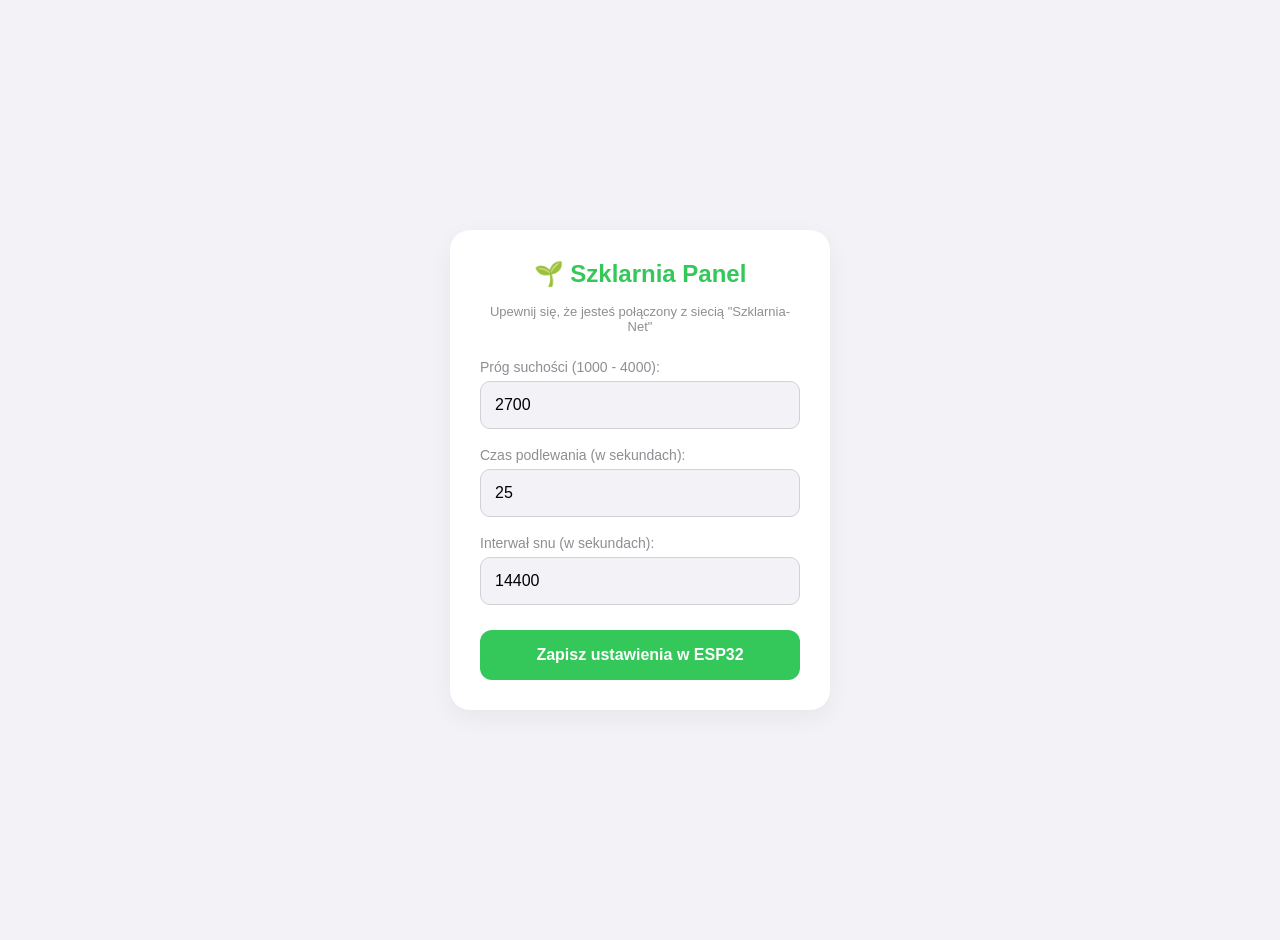
<file: Index.html>
<!DOCTYPE html>
<html lang="pl">
<head>
    <meta charset="UTF-8">
    <meta name="viewport" content="width=device-width, initial-scale=1.0, user-scalable=no">
    <title>Szklarnia Kontrola</title>
    
    <meta name="apple-mobile-web-app-capable" content="yes">
    <meta name="apple-mobile-web-app-status-bar-style" content="black-translucent">
    <meta name="apple-mobile-web-app-title" content="Szklarnia">
    
    <link rel="apple-touch-icon" href="https://raw.githubusercontent.com/tworzenie-ikon/ikona/main/apple-touch-icon.png">

    <style>
        body { font-family: -apple-system, BlinkMacSystemFont, 'Segoe UI', Roboto, Helvetica, Arial, sans-serif; background: #f2f2f7; margin: 0; padding: 20px; display: flex; justify-content: center; align-items: center; min-height: 100vh; }
        .card { background: white; max-width: 380px; width: 100%; padding: 30px; border-radius: 20px; box-shadow: 0 8px 24px rgba(0,0,0,0.05); text-align: center; box-sizing: border-box; }
        h1 { color: #34c759; margin-top: 0; font-size: 24px; font-weight: 700; }
        .btn-save { display: block; width: 100%; padding: 16px; border: none; border-radius: 12px; font-size: 16px; font-weight: 600; background: #34c759; color: white; cursor: pointer; transition: 0.2s; margin-top: 25px; }
        .btn-save:active { background: #248a3d; }
        .form-group { text-align: left; margin-bottom: 18px; }
        label { font-weight: 500; font-size: 14px; color: #8e8e93; display: block; margin-bottom: 6px; }
        input { width: 100%; padding: 14px; border: 1px solid #d1d1d6; border-radius: 10px; box-sizing: border-box; font-size: 16px; background: #f2f2f7; color: #000; }
        input:focus { border-color: #34c759; outline: none; }
    </style>
</head>
<body>

<div class="card">
    <h1>🌱 Szklarnia Panel</h1>
    <p style="font-size: 13px; color: #8e8e93; margin-bottom: 25px;">Upewnij się, że jesteś połączony z siecią "Szklarnia-Net"</p>
    
    <div class="form-group">
        <label>Próg suchości (1000 - 4000):</label>
        <input type="number" id="thInput" value="2700">
    </div>
    
    <div class="form-group">
        <label>Czas podlewania (w sekundach):</label>
        <input type="number" id="timeInput" value="25">
    </div>
    
    <div class="form-group">
        <label>Interwał snu (w sekundach):</label>
        <input type="number" id="sleepInput" value="14400">
    </div>
    
    <button class="btn-save" onclick="zapiszPrzezWiFi()">Zapisz ustawienia w ESP32</button>
</div>

<script>
function zapiszPrzezWiFi() {
    const th = document.getElementById("thInput").value;
    const time = document.getElementById("timeInput").value;
    const sleep = document.getElementById("sleepInput").value;
    
    // Adres IP naszego ESP32 pracującego jako punkt dostępowy
    const esp32_url = `http://192.168.4.1/save?th=${th}&time=${time}&sleep=${sleep}`;
    
    // Wysyłamy dane ukrytym żądaniem sieciowym w tle
    fetch(esp32_url, { mode: 'no-cors' })
    .then(() => {
        alert("🚀 Ustawienia wysłane! ESP32 zapisało konfigurację i wraca do trybu głębokiego snu.");
    })
    .catch((error) => {
        alert("❌ Błąd połączenia! Sprawdź czy na pewno połączyłeś się z Wi-Fi 'Szklarnia-Net'.");
    });
}
</script>
</body>
</html>
</file>
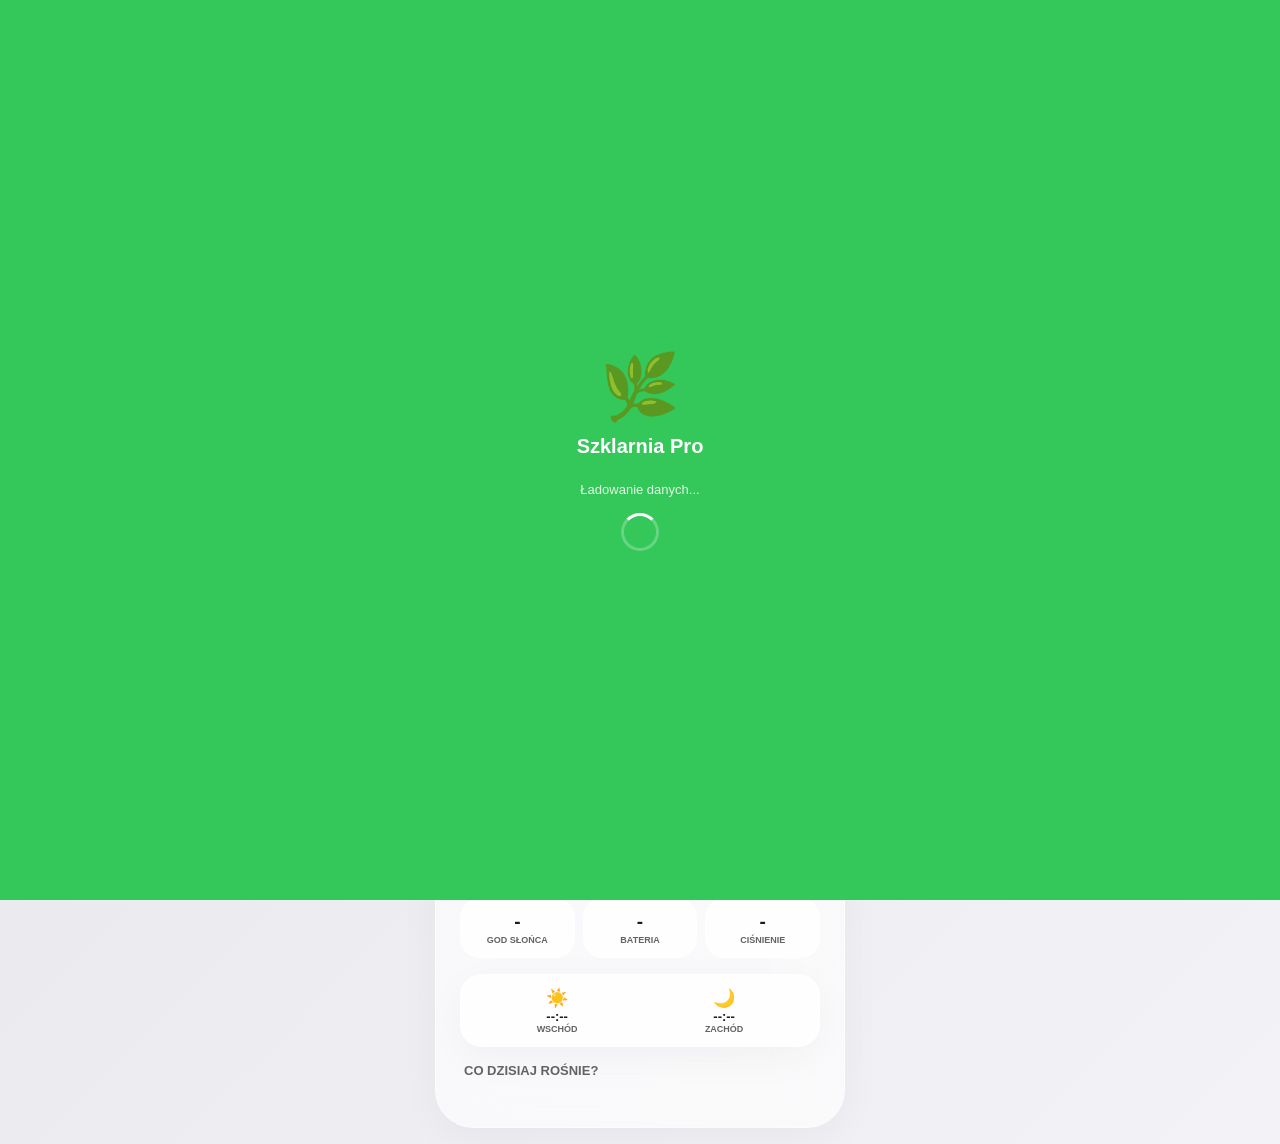
<file: index.html>
<!DOCTYPE html>
<html lang="pl">
<head>
<meta charset="UTF-8">
<meta name="viewport" content="width=device-width, initial-scale=1.0, user-scalable=no, viewport-fit=cover">
<title>Szklarnia Pro</title>
<meta name="apple-mobile-web-app-capable" content="yes">
<meta name="apple-mobile-web-app-status-bar-style" content="black-translucent">
<meta name="apple-mobile-web-app-title" content="Szklarnia">
<meta name="theme-color" content="#34c759">
<link rel="manifest" href="manifest.json">
<link rel="apple-touch-icon" href="apple-touch-icon.png">
<link rel="apple-touch-icon" sizes="192x192" href="icon-192.png">
<style>
:root{--html-bg:#e5e5ea;--bg-gradient:linear-gradient(135deg,#e5e5ea 0%,#f2f2f7 100%);--glass-bg:rgba(255,255,255,0.65);--glass-card:rgba(255,255,255,0.8);--text-main:#1c1c1e;--text-sub:#636366;--accent-green:#34c759;--accent-blue:#007aff;--accent-red:#ff3b30;--accent-orange:#ff9500;--accent-purple:#af52de;--accent-cyan:#32ade6;--border-light:rgba(255,255,255,0.5);--shadow-soft:0 10px 40px rgba(0,0,0,0.04);--input-bg:#fff;--nav-bg:rgba(0,0,0,0.06);--range-bg:rgba(0,0,0,0.05);--profile-sel-bg:rgba(52,199,89,0.05);--card-solid:#ffffff}
:root[data-theme="dark"]{--html-bg:#000;--bg-gradient:linear-gradient(135deg,#000 0%,#1c1c1e 100%);--glass-bg:rgba(28,28,30,0.4);--glass-card:rgba(44,44,46,0.6);--text-main:#fff;--text-sub:#aeaea2;--accent-green:#30d158;--accent-blue:#0a84ff;--accent-red:#ff453a;--accent-orange:#ff9f0a;--accent-purple:#bf5af2;--accent-cyan:#64d2ff;--border-light:rgba(255,255,255,0.05);--shadow-soft:0 10px 40px rgba(0,0,0,0.3);--input-bg:rgba(28,28,30,0.6);--nav-bg:rgba(255,255,255,0.1);--range-bg:rgba(255,255,255,0.1);--profile-sel-bg:rgba(48,209,88,0.15);--card-solid:#2c2c2e}
@media(prefers-color-scheme:dark){:root:not([data-theme="light"]){--html-bg:#000;--bg-gradient:linear-gradient(135deg,#000 0%,#1c1c1e 100%);--glass-bg:rgba(28,28,30,0.4);--glass-card:rgba(44,44,46,0.6);--text-main:#fff;--text-sub:#aeaea2;--accent-green:#30d158;--accent-blue:#0a84ff;--accent-red:#ff453a;--accent-orange:#ff9f0a;--accent-purple:#bf5af2;--accent-cyan:#64d2ff;--border-light:rgba(255,255,255,0.05);--shadow-soft:0 10px 40px rgba(0,0,0,0.3);--input-bg:rgba(28,28,30,0.6);--nav-bg:rgba(255,255,255,0.1);--range-bg:rgba(255,255,255,0.1);--profile-sel-bg:rgba(48,209,88,0.15);--card-solid:#2c2c2e}}
html{background:var(--html-bg);transition:background .3s}
body{font-family:-apple-system,BlinkMacSystemFont,sans-serif;background:var(--bg-gradient);margin:0;padding:16px;display:flex;justify-content:center;align-items:flex-start;min-height:100vh;color:var(--text-main);-webkit-font-smoothing:antialiased;box-sizing:border-box}
.wrapper{width:100%;max-width:410px;margin-top:20px;background:var(--glass-bg);backdrop-filter:blur(30px);-webkit-backdrop-filter:blur(30px);border:1px solid var(--border-light);border-radius:38px;padding:24px;box-shadow:var(--shadow-soft);box-sizing:border-box;position:relative}
.tab-nav{display:flex;background:var(--nav-bg);border-radius:14px;padding:4px;margin-bottom:24px;position:relative;z-index:10;user-select:none;-webkit-user-select:none}
.tab-btn{flex:1;padding:10px;text-align:center;border-radius:10px;font-size:14px;font-weight:600;color:var(--text-sub);cursor:pointer;transition:all .3s}
.tab-btn.active{background:var(--glass-card);color:var(--text-main);box-shadow:0 2px 8px rgba(0,0,0,0.1)}
.tab-content{display:none;animation:fadeIn .4s ease}
.tab-content.active{display:block}
.sub-content{display:none;animation:fadeIn .4s ease}
.sub-content.active{display:block}
@keyframes fadeIn{from{opacity:0;transform:translateY(-5px)}to{opacity:1;transform:translateY(0)}}
.status-hero{text-align:center;padding:10px 0 16px}
.status-icon{font-size:54px;margin-bottom:8px;display:inline-block}
.status-text{font-size:22px;font-weight:800;letter-spacing:-.5px}
.update-badge{display:inline-flex;align-items:center;justify-content:center;gap:6px;margin-top:14px;padding:6px 14px;background:var(--nav-bg);border:.5px solid var(--border-light);border-radius:20px;font-size:11px;font-weight:600;color:var(--text-sub);cursor:pointer}
.conn-dot{width:7px;height:7px;border-radius:50%;background:var(--accent-green);display:inline-block}
.conn-dot.off{background:var(--accent-red)}
.pulse-alert{animation:pulseAlert 1.2s infinite ease-in-out;color:var(--accent-red)}
@keyframes pulseAlert{0%{transform:scale(1);opacity:1}50%{transform:scale(1.15);opacity:.8}100%{transform:scale(1);opacity:1}}
.service-banner{background:var(--accent-orange);color:#fff;text-align:center;padding:10px;border-radius:12px;font-weight:800;font-size:14px;margin-bottom:20px;display:none}
.weather-grid{display:flex;flex-wrap:wrap;gap:8px;margin-bottom:16px}
.weather-card{flex:1 1 calc(33.333% - 8px);min-width:90px;background:var(--glass-card);border:1px solid var(--border-light);border-radius:20px;padding:12px 4px;text-align:center;box-sizing:border-box}
.weather-val{font-size:19px;font-weight:800;margin-bottom:2px;min-height:22px}
.weather-lbl{font-size:9px;color:var(--text-sub);font-weight:700;text-transform:uppercase}
h2{font-size:13px;margin:0 0 10px 4px;color:var(--text-sub);text-transform:uppercase;font-weight:700}
.section-card{background:var(--glass-card);border:1px solid var(--border-light);border-radius:22px;padding:16px;margin-bottom:16px;box-shadow:var(--shadow-soft);box-sizing:border-box}
.profile-container{display:flex;gap:8px;margin-bottom:15px;flex-wrap:wrap}
.profile-btn{flex:1 1 calc(33.333% - 6px);min-width:90px;background:var(--glass-card);border:1px solid var(--border-light);border-radius:16px;padding:14px 4px;font-size:13px;font-weight:600;color:var(--text-main);cursor:pointer;box-sizing:border-box;transition:all .2s}
.profile-btn:active{transform:scale(.95)}
.profile-btn.selected{border-color:var(--accent-green);background:var(--profile-sel-bg)}
.profile-icon{font-size:26px;display:block;margin-bottom:6px}
label{font-weight:600;font-size:14px;display:block;margin-bottom:6px}
input[type=range]{-webkit-appearance:none;width:100%;height:8px;border-radius:5px;background:var(--range-bg);outline:none;margin:12px 0}
input[type=range]::-webkit-slider-thumb{-webkit-appearance:none;appearance:none;width:26px;height:26px;border-radius:50%;background:#fff;box-shadow:0 2px 8px rgba(0,0,0,0.15);cursor:pointer;border:.5px solid rgba(0,0,0,0.04)}
.text-input{width:100%;padding:10px;border-radius:10px;border:1px solid var(--border-light);background:var(--input-bg);color:var(--text-main);font-size:14px;outline:none;box-sizing:border-box;margin-bottom:15px}
.btn-test{display:block;width:100%;padding:12px;border:none;border-radius:18px;font-size:14px;font-weight:700;cursor:pointer;transition:.2s;background:rgba(0,122,255,0.1);color:var(--accent-blue);margin-top:8px}
.ota-tab{background:var(--nav-bg);color:var(--text-sub);cursor:pointer;transition:.2s}
.ota-tab-active{background:var(--accent-orange);color:#fff}
.btn-state-row{display:flex;justify-content:space-between;align-items:center;padding:12px 14px;background:var(--nav-bg);border-radius:14px;margin-bottom:8px;font-size:14px;font-weight:600}
.btn-state{font-size:14px;font-weight:700;transition:.2s}
.btn-test-row{display:flex;justify-content:space-between;align-items:center;padding:11px 0;border-bottom:1px solid var(--border-light);font-size:14px}
.btn-test-row:last-child{border-bottom:none}
.btn-state{padding:4px 14px;border-radius:20px;font-size:12px;font-weight:700;background:var(--nav-bg);color:var(--text-sub);min-width:60px;text-align:center;transition:.15s}
.btn-state.active{background:var(--accent-green);color:#fff;transform:scale(1.05)}
.btn-ota-main{width:100%;padding:16px;border:none;border-radius:20px;font-size:16px;font-weight:800;background:linear-gradient(135deg,#ffb340,var(--accent-orange));color:#fff;cursor:pointer;transition:.2s;box-shadow:0 6px 20px rgba(255,149,0,0.25)}
.btn-ota-main:active{transform:scale(0.98)}
.btn-ota-main:disabled{opacity:0.5;cursor:not-allowed;box-shadow:none}
.btn-test:active{transform:scale(.96)}
.chart-container{position:relative;height:100px;width:100%;margin-bottom:10px;background:rgba(0,0,0,0.02);border-radius:12px;overflow:hidden;padding:5px;box-sizing:border-box}
canvas{display:block;width:100%;height:100%}
.btn-primary{background:var(--accent-blue);color:#fff}
.btn-green{background:var(--accent-green);color:#fff}
/* WODA - 4 koła, spowolnione, pierwsze 70% */
.water-module{background:var(--glass-card);border:1px solid var(--border-light);border-radius:22px;padding:16px;margin-bottom:16px;display:flex;flex-direction:column;gap:12px}
.tank-mask{position:relative;width:100%;height:120px;background:var(--range-bg);border-radius:20px;overflow:hidden;box-shadow:inset 0 4px 10px rgba(0,0,0,0.08);border:1px solid rgba(0,0,0,0.05);isolation:isolate}
#water-height-controller{position:absolute;bottom:-800px;left:50%;width:800px;height:800px;transform:translateX(-50%);transition:bottom 1.5s cubic-bezier(.25,.8,.25,1)}
.wave{position:absolute;width:100%;height:100%;background:linear-gradient(180deg,#5ac8fa 0%,var(--accent-blue) 100%);border-radius:38%;bottom:0;left:0;animation:spinWave 9s linear infinite;opacity:.7}
.wave:nth-child(2){opacity:.5;border-radius:42%;animation-duration:12s;animation-direction:reverse}
.wave:nth-child(3){opacity:.65;border-radius:40%;animation-duration:15s}
.wave:nth-child(4){opacity:.4;border-radius:45%;animation-duration:19s;animation-direction:reverse}
.tank-mask.alert .wave{background:linear-gradient(180deg,#ff6b22 0%,var(--accent-red) 100%)}
@keyframes spinWave{100%{transform:rotate(360deg)}}
.tank-text-overlay{position:absolute;inset:0;display:flex;flex-direction:column;justify-content:center;align-items:center;z-index:10;pointer-events:none;color:var(--text-main);text-shadow:0 2px 10px rgba(255,255,255,0.8)}
/* PASEK WILGOTNOŚCI */
.moist-card{background:var(--glass-card);border:1px solid var(--border-light);border-radius:22px;padding:16px;margin-bottom:16px}
.moist-track{position:relative;height:14px;background:var(--range-bg);border-radius:8px;overflow:hidden;margin-top:10px}
.moist-fill{position:absolute;left:0;top:0;height:100%;border-radius:8px;transition:width .8s cubic-bezier(.34,1.2,.5,1);background:linear-gradient(90deg,#5ac8fa,var(--accent-blue))}
.moist-thresh{position:absolute;top:-3px;width:2px;height:20px;background:var(--accent-orange);z-index:5}
/* PRZYCISK PODLEJ */
.water-now{width:100%;padding:16px;border:none;border-radius:20px;font-size:16px;font-weight:800;background:linear-gradient(135deg,#5ac8fa,var(--accent-blue));color:#fff;cursor:pointer;transition:.2s;box-shadow:0 6px 20px rgba(0,122,255,0.25);margin-bottom:16px}
.water-now:active{transform:scale(.97)}
.water-now:disabled{opacity:.5}
/* NASTĘPNE SPRAWDZENIE */
.next-check{text-align:center;font-size:12px;color:var(--text-sub);font-weight:600;margin:-6px 0 16px}
/* ALARM BANNER */
#alarm-banner{display:none;background:rgba(255,59,48,0.12);border:1px solid var(--accent-red);border-radius:16px;padding:14px;margin-bottom:16px}
/* PROGI ALARMÓW + ZAKRES */
.range-btns{display:flex;gap:6px;background:var(--nav-bg);border-radius:12px;padding:4px;margin-bottom:12px}
.range-btn{flex:1;padding:7px;text-align:center;border-radius:9px;font-size:12px;font-weight:600;color:var(--text-sub);cursor:pointer}
.range-btn.active{background:var(--glass-card);color:var(--text-main)}
/* TOAST POTWIERDZENIA */
#confirm-toast{position:fixed;left:50%;top:40%;transform:translate(-50%,-50%) scale(.8);z-index:7000;background:var(--glass-card);backdrop-filter:blur(20px);border:1px solid var(--border-light);border-radius:24px;padding:24px 32px;display:flex;flex-direction:column;align-items:center;gap:10px;opacity:0;pointer-events:none;transition:all .35s cubic-bezier(.34,1.4,.5,1);box-shadow:0 20px 60px rgba(0,0,0,0.2)}
#confirm-toast.show{opacity:1;transform:translate(-50%,-50%) scale(1)}
.confirm-circle{width:56px;height:56px;border-radius:50%;background:var(--accent-green);display:flex;align-items:center;justify-content:center}
.confirm-check{width:28px;height:14px;border-left:4px solid #fff;border-bottom:4px solid #fff;transform:rotate(-45deg);margin-top:-4px}
.confirm-circle.err{background:var(--accent-red)}
#confirm-text{font-size:15px;font-weight:700;color:var(--text-main)}
/* PULL TO REFRESH */
#ptr{position:absolute;top:8px;left:50%;transform:translateX(-50%);z-index:50;width:30px;height:30px;opacity:0;transition:opacity .2s;pointer-events:none}
#ptr svg{width:100%;height:100%}
.ptr-spin{animation:ptrSpin .8s linear infinite}
@keyframes ptrSpin{to{transform:rotate(360deg)}}
.demo-pill{position:fixed;top:8px;left:50%;transform:translateX(-50%);z-index:8000;background:var(--accent-purple);color:#fff;font-size:11px;font-weight:700;padding:4px 12px;border-radius:20px;display:none}
.profile-modal-bg{display:none;position:fixed;top:0;left:0;right:0;bottom:0;width:100vw;height:100vh;z-index:6000;background:rgba(0,0,0,0.45);backdrop-filter:blur(6px);-webkit-backdrop-filter:blur(6px);align-items:center;justify-content:center;overscroll-behavior:contain;padding:16px;box-sizing:border-box}
body.modal-open{overflow:hidden;touch-action:none}
.profile-modal-bg .section-card{background:var(--card-solid);backdrop-filter:none;-webkit-backdrop-filter:none;box-shadow:0 20px 60px rgba(0,0,0,0.25)}
.hwswitch{position:relative;display:inline-block;width:50px;height:28px;flex-shrink:0}
.hwswitch input{opacity:0;width:0;height:0}
.hwslider{position:absolute;cursor:pointer;inset:0;background:var(--range-bg);border-radius:28px;transition:.3s;border:1px solid var(--border-light)}
.hwslider:before{position:absolute;content:"";height:22px;width:22px;left:3px;bottom:2px;background:#fff;border-radius:50%;transition:.3s;box-shadow:0 2px 4px rgba(0,0,0,0.2)}
.hwswitch input:checked+.hwslider{background:var(--accent-green)}
.hwswitch input:checked+.hwslider:before{transform:translateX(20px)}
.eng-row{display:flex;justify-content:space-between;font-family:monospace;font-size:14px;margin-bottom:8px;border-bottom:1px dashed var(--border-light);padding-bottom:4px;align-items:center}
.kalm-row{margin-bottom:10px}
.kalm-row-lbl{font-size:11px;font-weight:700;margin-bottom:4px}
.kalm-months{display:grid;grid-template-columns:repeat(6,1fr);gap:4px}
.kalm-cell{font-size:10px;text-align:center;padding:6px 0;border-radius:6px;background:var(--nav-bg);cursor:pointer;color:var(--text-sub);transition:.15s}
.kalm-cell.sel{background:var(--accent-green);color:#fff;font-weight:700}
</style>
</head>
<body>
<div id="boot-overlay" style="position:fixed;inset:0;z-index:9999;background:#34c759;display:flex;flex-direction:column;align-items:center;justify-content:center;transition:opacity .5s ease;font-family:-apple-system,sans-serif">
<div style="font-size:64px">&#127807;</div>
<div style="color:#fff;font-size:20px;font-weight:700;margin-top:10px">Szklarnia Pro</div>
<div id="boot-status" style="color:rgba(255,255,255,.85);font-size:13px;margin-top:24px">Uruchamianie...</div>
<div style="width:32px;height:32px;border:3px solid rgba(255,255,255,.25);border-top-color:#fff;border-radius:50%;margin-top:16px;animation:ptrSpin .8s linear infinite"></div>
</div>
<div class="demo-pill" id="demo-pill">TRYB DEMO (bez ESP32)</div>
<div id="confirm-toast"><div class="confirm-circle" id="confirm-circle"><div class="confirm-check"></div></div><div id="confirm-text">Gotowe</div></div>

<div class="wrapper" id="wrapper">
<div id="ptr"><svg viewBox="0 0 24 24" fill="none" stroke="var(--accent-blue)" stroke-width="2.5" stroke-linecap="round"><path d="M21 12a9 9 0 1 1-6.2-8.5"/></svg></div>
<div class="tab-nav">
<div id="btn-pulpit" class="tab-btn active" onclick="zmienZakladke('pulpit')">Pulpit</div>
<div id="btn-ustawienia" class="tab-btn" onclick="zmienZakladke('ustawienia')">⚙️ Ustawienia</div>
</div>
<div id="service-banner" class="service-banner">🛠 TRYB SERWISOWY AKTYWNY</div>

<div id="tab-pulpit" class="tab-content active">
<div id="alarm-banner">
<div style="display:flex;justify-content:space-between;align-items:center">
<div style="font-size:13px;font-weight:700;color:var(--accent-red)">🔔 Zdarzenia pod Twoją nieobecność</div>
<button onclick="oznaczAlarmyPrzeczytane()" style="font-size:11px;padding:4px 10px;border-radius:12px;border:none;background:var(--accent-red);color:#fff;cursor:pointer">Wyczyść</button>
</div>
<div id="alarm-list" style="margin-top:8px"></div>
</div>

<div class="status-hero">
<div id="hero-icon" class="status-icon">🌿</div>
<div id="hero-text" class="status-text" style="color:var(--accent-green)">Wszystko w porządku</div>
<div id="fault-unlock-btn" style="display:none;margin-top:15px"><button class="btn-test" onclick="odblokujPompe()" style="background:var(--accent-red);color:#fff;font-size:16px;padding:14px">🛠 Odblokuj system pomp</button></div>
<div class="update-badge" onclick="pobierzDaneZESP32()" id="update-badge-btn"><span class="conn-dot" id="conn-dot"></span><span id="last-update-text">Łączenie...</span></div>
</div>

<div class="section-card" id="kal-teaser" onclick="otworzKalendarz()" style="cursor:pointer;margin-bottom:16px;border:1px solid var(--border-light)">
<div style="display:flex;align-items:center;gap:14px">
<div id="kal-teaser-icon" style="font-size:30px">🌱</div>
<div style="flex:1;min-width:0"><div style="font-size:10px;color:var(--text-sub);font-weight:700;text-transform:uppercase;letter-spacing:.03em;margin-bottom:1px">Kalendarz biodynamiczny</div><div id="kal-teaser-txt" style="font-size:13px;font-weight:600">Ładowanie...</div></div>
<div style="color:var(--text-sub);font-size:18px">›</div>
</div>
<div id="kal-chips" style="display:none;gap:6px;margin-top:10px;flex-wrap:wrap"></div>
</div>
<div class="water-module" id="ui-water-module">
<div class="weather-lbl" style="text-align:center;margin-bottom:-4px">Woda w zbiorniku</div>
<div class="tank-mask" id="tank-mask">
<div id="water-height-controller"><div class="wave"></div><div class="wave"></div><div class="wave"></div><div class="wave"></div></div>
<div class="tank-text-overlay">
<span id="dash-water-pct" style="font-size:32px;font-weight:800;letter-spacing:-1px">--%</span>
<span id="dash-water-liters" style="font-size:13px;font-weight:700;opacity:.9">-- / -- L</span>
<span id="dash-water-est" style="font-size:10px;font-weight:700;opacity:.75;margin-top:4px">Szacowanie...</span>
</div>
</div>
<button id="btn-reset-water" class="btn-test" onclick="zresetujLicznikWody()" style="background:rgba(0,122,255,0.1);color:var(--accent-blue);width:100%">💦 Zresetuj stan po napełnieniu beczki</button>
</div>

<button class="water-now" id="btn-water-now" onclick="podlejTeraz()">💧 Podlej teraz</button>
<div class="next-check" id="next-check">Następne sprawdzenie za ok. --</div>

<div class="moist-card">
<div style="display:flex;justify-content:space-between;align-items:center">
<div style="font-size:13px;font-weight:700">🌱 Wilgotność gleby</div>
<div id="moist-pct" style="font-size:18px;font-weight:800;color:var(--accent-blue)">--%</div>
</div>
<div class="moist-track"><div class="moist-fill" id="moist-fill" style="width:0%"></div><div class="moist-thresh" id="moist-thresh" style="left:45%"></div></div>
<div style="display:flex;justify-content:space-between;font-size:10px;color:var(--text-sub);margin-top:6px"><span>Sucho</span><span id="moist-info">Próg podlewania: 45%</span><span>Mokro</span></div>
</div>

<div class="weather-grid">
<div class="weather-card" id="ui-bme-temp"><div class="weather-val" id="dash-temp">-</div><div class="weather-lbl">Powietrze</div></div>
<div class="weather-card" id="ui-bme-hum"><div class="weather-val" id="dash-hum">-</div><div class="weather-lbl">Wilgotność</div></div>
<div class="weather-card" id="ui-ds-temp"><div class="weather-val" id="dash-water-temp">-</div><div class="weather-lbl">Temp. Wody</div></div>
<div class="weather-card"><div class="weather-val" id="dash-sun">-</div><div class="weather-lbl">God Słońca</div></div>
<div class="weather-card"><div class="weather-val" id="dash-batt">-</div><div class="weather-lbl">Bateria</div></div>
<div class="weather-card" id="ui-bme-pres"><div class="weather-val" id="dash-pres">-</div><div class="weather-lbl">Ciśnienie</div></div>
</div>
<div class="section-card" id="sun-card" style="display:flex;justify-content:space-around;padding:12px;margin-bottom:16px">
<div style="text-align:center"><div style="font-size:18px">☀️</div><div style="font-size:13px;font-weight:700" id="dash-sunrise">--:--</div><div class="weather-lbl">Wschód</div></div>
<div style="text-align:center"><div style="font-size:18px">🌙</div><div style="font-size:13px;font-weight:700" id="dash-sunset">--:--</div><div class="weather-lbl">Zachód</div></div>
</div>

<div class="section-card" id="forecast-card" style="display:none">
<div style="display:flex;align-items:center;gap:14px">
<div id="forecast-icon" style="font-size:42px">🌤️</div>
<div style="flex:1"><div id="forecast-text" style="font-size:15px;font-weight:700">--</div><div id="forecast-sub" style="font-size:11px;color:var(--text-sub);margin-top:2px">Prognoza z trendu ciśnienia</div></div>
<div id="forecast-trend" style="font-size:13px;font-weight:700;color:var(--text-sub)"></div>
</div>
</div>


<div class="section-card" id="adaptive-card" style="display:none">
<div style="display:flex;justify-content:space-between;align-items:center">
<div><div style="font-size:13px;font-weight:700">🧠 Uczenie się gleby</div><div id="adaptive-status" style="font-size:11px;color:var(--text-sub);margin-top:2px">Zbieranie danych...</div></div>
<div style="text-align:right"><div id="adaptive-rate" style="font-size:20px;font-weight:800;color:var(--accent-blue)">-- %/h</div><div style="font-size:10px;color:var(--text-sub)">tempo wysychania</div></div>
</div>
<div style="margin-top:10px;height:6px;background:var(--range-bg);border-radius:3px;overflow:hidden"><div id="adaptive-bar" style="height:100%;width:0%;background:var(--accent-green);transition:width .5s"></div></div>
</div>

<h2 id="plants-title">Co dzisiaj rośnie?</h2>
<div class="profile-container" id="plants-container"></div>
</div>
<div id="tab-ustawienia" class="tab-content">
<div class="tab-nav" style="margin-bottom:20px">
<div id="btn-sub-ogolne" class="tab-btn active" onclick="zmienPodzakladke('ogolne')">Ogólne</div>
<div id="btn-sub-zaawansowane" class="tab-btn" onclick="zmienPodzakladke('zaawansowane')">Zaawansowane</div>
</div>
<div id="sub-ogolne" class="sub-content active">
<h2>Edycja Profili Upraw</h2>
<div class="section-card">
<select id="edit-profile-select" onchange="wczytajProfilDoEdycji()" style="width:100%;padding:10px;border-radius:10px;border:1px solid var(--border-light);background:var(--input-bg);color:var(--text-main);margin-bottom:15px;font-size:14px;outline:none"></select>
<div style="display:flex;justify-content:space-between;font-size:14px;font-weight:600"><span>Wilgotność aktywacji</span><span id="edit-th-val" style="color:var(--accent-blue)">40%</span></div>
<input type="range" id="edit-th" min="0" max="100" value="40" oninput="document.getElementById('edit-th-val').innerText=this.value+'%'">
<div style="display:flex;justify-content:space-between;font-size:14px;font-weight:600;margin-top:15px"><span>Czas podlewania</span><span id="edit-time-val" style="color:var(--accent-blue)">2 min</span></div>
<input type="range" id="edit-time" min="0.5" max="30" step="0.5" value="2" oninput="document.getElementById('edit-time-val').innerText=this.value+' min'">
<div style="display:flex;justify-content:space-between;font-size:14px;font-weight:600;margin-top:15px"><span>Częstotliwość sprawdzania</span><span id="edit-aggr-val" style="color:var(--accent-blue)">Zbalansowany</span></div>
<input type="range" id="edit-aggr" min="0" max="2" step="1" value="1" oninput="aktualizujEtykieteAgresywnosci(this.value)">
<div id="edit-aggr-desc" style="font-size:11px;color:var(--text-sub);margin-top:6px;line-height:1.4">Jak często system budzi się, by zmierzyć glebę. Częściej = dokładniej, ale większe zużycie baterii. Przy niskim napięciu system i tak automatycznie oszczędza.</div>
<button id="btn-save-profile" class="btn-test" onclick="zapiszEdytowanyProfil()" style="margin-top:20px;width:100%">💾 Zapisz zmiany</button>
<button id="btn-delete-edit-prof" class="btn-test" onclick="usunProfilZEdycji()" style="display:none;margin-top:8px;width:100%;background:rgba(255,59,48,0.1);color:var(--accent-red)">🗑 Usuń tę uprawę</button>
</div>

<h2>🔔 Progi alarmów</h2>
<div class="section-card">
<div style="display:flex;justify-content:space-between;font-size:14px;font-weight:600"><span>Ostrzeż gdy bateria poniżej</span><span id="al-batt-val" style="color:var(--accent-orange)">20%</span></div>
<input type="range" id="al-batt" min="5" max="50" value="20" oninput="document.getElementById('al-batt-val').innerText=this.value+'%';zapiszProgiAlarmow()">
<div style="display:flex;justify-content:space-between;font-size:14px;font-weight:600;margin-top:15px"><span>Alarm gdy temperatura powyżej</span><span id="al-temp-val" style="color:var(--accent-red)">35°C</span></div>
<input type="range" id="al-temp" min="25" max="50" value="35" oninput="document.getElementById('al-temp-val').innerText=this.value+'°C';zapiszProgiAlarmow()">
</div>

<h2>Lokalizacja i Wygląd</h2>
<div class="section-card">
<div class="tab-nav" style="margin-bottom:15px"><div id="loc-in" class="tab-btn active" onclick="ustawLokalizacje(0)">Szklarnia</div><div id="loc-out" class="tab-btn" onclick="ustawLokalizacje(1)">Zewnątrz</div></div>
<div class="tab-nav" style="margin-bottom:0"><div id="theme-light" class="tab-btn" onclick="zmienMotyw('light')">☀️ Jasny</div><div id="theme-auto" class="tab-btn active" onclick="zmienMotyw('auto')">⚙️ Auto</div><div id="theme-dark" class="tab-btn" onclick="zmienMotyw('dark')">🌙 Ciemny</div></div>
</div>

<h2>Parametry Zbiornika</h2>
<div class="section-card">
<label>Pojemność całkowita (L)</label>
<input type="number" id="tank-vol" class="text-input" value="220" onchange="zapiszParametryZbiornika()">
<label>Wydajność pompy (L/min)</label>
<input type="number" id="pump-flow" class="text-input" value="2.0" step="0.1" onchange="zapiszParametryZbiornika()">
</div>

<h2>Zużycie wody</h2>
<div class="section-card">
<div style="display:flex;justify-content:space-around;text-align:center;margin-bottom:14px">
<div><div id="stat-today" style="font-size:22px;font-weight:800;color:var(--accent-blue)">-- L</div><div style="font-size:10px;color:var(--text-sub)">DZIŚ</div></div>
<div><div id="stat-week" style="font-size:22px;font-weight:800;color:var(--accent-blue)">-- L</div><div style="font-size:10px;color:var(--text-sub)">7 DNI</div></div>
<div><div id="stat-avg" style="font-size:22px;font-weight:800;color:var(--accent-blue)">-- L</div><div style="font-size:10px;color:var(--text-sub)">ŚR/DZIEŃ</div></div>
</div>
<div class="chart-container"><canvas id="waterChart"></canvas></div>
<div id="water-anomaly" style="display:none;font-size:12px;padding:8px;border-radius:10px;margin-top:10px;text-align:center"></div>
</div>

<h2>Historia (Wykresy)</h2>
<div class="section-card" style="margin-bottom:20px">
<div class="range-btns">
<div class="range-btn" id="rng-1" onclick="ustawZakres(1)">24h</div>
<div class="range-btn active" id="rng-7" onclick="ustawZakres(7)">7 dni</div>
<div class="range-btn" id="rng-30" onclick="ustawZakres(30)">30 dni</div>
</div>
<div class="weather-lbl" style="margin-bottom:4px">Wilgotność gleby</div>
<div class="chart-container"><canvas id="moistureChart"></canvas></div>
<div class="weather-lbl" style="margin-bottom:4px">Temperatura</div>
<div class="chart-container"><canvas id="tempChart"></canvas></div>
<button class="btn-test btn-green" onclick="eksportujCSV()" style="margin-top:15px;width:100%">📥 Pobierz raport (.csv)</button>
</div>
</div>

<div id="sub-zaawansowane" class="sub-content">
<h2>🛠 Tryb Serwisowy</h2>
<div class="section-card">
<p style="font-size:12px;color:var(--text-sub);margin-top:0">Odświeża dane co 2 sekundy.</p>
<button id="btn-service-mode" class="btn-test" onclick="toggleServiceMode()" style="background:var(--accent-orange);color:#fff;width:100%">Włącz Tryb Serwisowy</button>
</div>
<h2>Stan połączenia</h2>
<div class="section-card">
<div style="display:flex;justify-content:space-between;font-size:13px;margin-bottom:8px"><span style="color:var(--text-sub)">Status:</span><b id="conn-status">--</b></div>
<div style="display:flex;justify-content:space-between;font-size:13px;margin-bottom:8px"><span style="color:var(--text-sub)">Ostatnia synchronizacja:</span><b id="conn-last">--</b></div>
<div style="display:flex;justify-content:space-between;font-size:13px"><span style="color:var(--text-sub)">Wolna pamięć ESP:</span><b id="conn-heap">--</b></div>
</div>
<h2>Menedżer Urządzeń</h2>
<div class="section-card">
<p style="font-size:11px;color:var(--text-sub);margin-top:0;line-height:1.4">Zaznacz sprzęt fizycznie podpięty do ESP.</p>
<div style="display:flex;justify-content:space-between;align-items:center;margin-bottom:12px;font-size:13px;font-weight:600"><span>Poziom wody / ultradźwięki (JSN-SR04T)</span><label class="hwswitch"><input type="checkbox" id="hw-us" onchange="saveHwConfig()"><span class="hwslider"></span></label></div>
<div style="display:flex;justify-content:space-between;align-items:center;margin-bottom:12px;font-size:13px;font-weight:600"><span>Czujnik poziomu wody (XKC-Y26S, zabezp. pompy)</span><label class="hwswitch"><input type="checkbox" id="hw-float" onchange="saveHwConfig()"><span class="hwslider"></span></label></div>
<div style="display:flex;justify-content:space-between;align-items:center;margin-bottom:12px;font-size:13px;font-weight:600"><span>Temp. Wody (DS18B20)</span><label class="hwswitch"><input type="checkbox" id="hw-ds" onchange="saveHwConfig()"><span class="hwslider"></span></label></div>
<div style="display:flex;justify-content:space-between;align-items:center;margin-bottom:12px;font-size:13px;font-weight:600"><span>Pogoda (BME280)</span><label class="hwswitch"><input type="checkbox" id="hw-bme" onchange="saveHwConfig()"><span class="hwslider"></span></label></div>
<div style="display:flex;justify-content:space-between;align-items:center;margin-bottom:12px;font-size:13px;font-weight:600"><span>Czujnik Słońca (Fotorezystor)</span><label class="hwswitch"><input type="checkbox" id="hw-light" onchange="saveHwConfig()"><span class="hwslider"></span></label></div>
<div style="display:flex;justify-content:space-between;align-items:center;font-size:13px;font-weight:600;border-top:1px solid var(--range-bg);padding-top:10px"><span>Wentylacja (PIN 19)</span><label class="hwswitch"><input type="checkbox" id="hw-vent" onchange="saveHwConfig()"><span class="hwslider"></span></label></div>
</div>

<h2>Asystent Kalibracji (Live)</h2>
<div class="section-card">
<h3 style="margin-top:0;font-size:14px">🌱 Wilgotność Gleby</h3>
<div class="eng-row"><span>Odczyt z czujnika:</span><b id="live-soil-val">---</b></div>
<div style="display:flex;gap:8px;margin-top:10px"><button id="btn-soil-dry" class="btn-test" onclick="zapiszGlebe('air')" style="flex:1;background:rgba(255,149,0,0.1);color:var(--accent-orange)">SUCHO</button><button id="btn-soil-wet" class="btn-test" onclick="zapiszGlebe('water')" style="flex:1;background:rgba(0,122,255,0.1);color:var(--accent-blue)">MOKRO</button></div>
<div id="calib-quality" style="font-size:11px;font-weight:600;margin-top:10px;text-align:center"></div>
</div>
<div class="section-card" id="card-calib-us">
<h3 style="margin-top:0;font-size:14px">🛢️ Poziom Wody w Beczce</h3>
<div class="eng-row"><span>Odległość tafli:</span><b id="live-us-val">--- cm</b></div>
<div style="display:flex;gap:8px;margin-top:10px"><button id="btn-water-empty" class="btn-test" onclick="zapiszWode('empty')" style="flex:1;background:rgba(255,59,48,0.1);color:var(--accent-red)">PUSTA</button><button id="btn-water-full" class="btn-test" onclick="zapiszWode('full')" style="flex:1;background:rgba(52,199,89,0.1);color:var(--accent-green)">PEŁNA</button></div>
</div>
<div class="section-card" id="card-calib-ldr">
<h3 style="margin-top:0;font-size:14px">☀️ Światłomierz</h3>
<div class="eng-row"><span>Surowe natężenie:</span><b id="live-light-val">---</b></div>
<button id="btn-calib-light" class="btn-test" onclick="zapiszSwiatlo()" style="margin-top:10px;background:rgba(255,149,0,0.1);color:var(--accent-orange);width:100%">Ustaw jako SŁOŃCE (100%)</button>
</div>
<div class="section-card" id="card-calib-ds">
<h3 style="margin-top:0;font-size:14px">🌡️ Korekta Temperatury Wody</h3>
<div style="display:flex;align-items:center;justify-content:space-between"><span style="font-size:13px">Przesunięcie (np. -1.5):</span><input type="number" id="calib-tOff" value="0.0" step="0.1" style="width:70px;padding:6px;border-radius:8px;border:1px solid var(--border-light);background:var(--input-bg);color:var(--text-main);font-family:monospace;text-align:center"></div>
<button id="btn-calib-toff" class="btn-test" onclick="zapiszKorekteTemp()" style="margin-top:10px;width:100%">💾 Zapisz korektę</button>
</div>

<h2>💧 Czas podlewania (przycisk „Podlej teraz")</h2>
<div class="section-card">
<div style="font-size:13px;color:var(--text-sub);margin-bottom:12px;line-height:1.5">Ile czasu pracuje pompa po naciśnięciu „Podlej teraz" w aplikacji <b>oraz</b> fizycznego przycisku podlewania. To jedno wspólne ustawienie dla obu.</div>
<div style="display:flex;justify-content:space-between;font-size:14px;font-weight:600"><span>Czas pracy pompy</span><span id="manual-time-val" style="color:var(--accent-blue)">2 min 0 s</span></div>
<input type="range" id="manual-time-slider" min="10" max="600" step="5" value="120" oninput="aktualizujManualTimeVal(this.value)" style="width:100%;margin:10px 0">
<button id="btn-save-manual-time" class="btn-test btn-primary" onclick="zapiszCzasPodlewania()" style="width:100%">💾 Zapisz czas podlewania</button>
</div>

<h2>Wydajność Pompy i Test</h2>
<div class="section-card">
<div class="eng-row"><span>Napięcie zasilania:</span><b id="eng-voltage">--- V</b></div>
<div style="font-size:32px;font-weight:800;text-align:center;margin:15px 0;font-variant-numeric:tabular-nums" id="stopwatch-display">00.0s</div>
<button id="btn-stoper" class="btn-test btn-primary" onclick="toggleStoper()" style="padding:16px;font-size:16px;width:100%">⏱ Asystent Kalibracji (1 Litr)</button>
<p id="stoper-result" style="display:none;color:var(--accent-green);text-align:center;font-weight:800;margin-top:15px"></p>
<div style="display:flex;justify-content:space-between;font-size:14px;font-weight:600;margin-top:25px"><span>Szybki Test Pompy</span><span id="testDurationVal" style="color:var(--accent-blue)">15s</span></div>
<input type="range" id="testSlider" min="5" max="60" value="15" oninput="document.getElementById('testDurationVal').innerText=this.value+'s'">
<button id="btn-quick-test" class="btn-test" onclick="uruchomTest()" style="width:100%">🚀 Uruchom Test</button>
<button id="btn-test-relay" class="btn-test" onclick="testPrzekaznika()" style="width:100%;margin-top:8px;background:var(--nav-bg);color:var(--text-main)">🔌 Test samego przekaźnika</button>
<div style="font-size:11px;color:var(--text-sub);margin-top:6px;line-height:1.4">Test przekaźnika 3× kliknie stykami — usłyszysz przełączanie. Nie wymaga wody ani podłączonej pompy.</div>
</div>


<h2>Zimowanie Szklarni</h2>
<div class="section-card">
<button id="btn-wypompuj" class="btn-test" onclick="wypompujWode()" style="background:rgba(0,122,255,0.1);color:var(--accent-blue);margin-bottom:12px;width:100%">❄️ Wypompuj resztki wody z węży</button>
<button id="btn-hibernuj" class="btn-test" onclick="aktywujHibernacje()" style="background:rgba(255,59,48,0.1);color:var(--accent-red);width:100%">💤 Włącz tryb uśpienia na zimę</button>
</div>

<h2>Aktualizacja przez WiFi (OTA)</h2>
<div class="section-card">
<div style="font-size:13px;color:var(--text-sub);margin-bottom:12px;line-height:1.5">Wybierz, co wgrywasz. <b>Firmware</b> to plik <code>.bin</code> z programem. <b>Interfejs</b> to obraz <code>littlefs.bin</code> (wygląd aplikacji).</div>
<div style="display:flex;gap:8px;margin-bottom:12px">
<button id="ota-tab-fw" class="ota-tab ota-tab-active" onclick="ustawTypOTA('fw')" style="flex:1;padding:8px;border-radius:10px;border:none;font-weight:600;font-size:13px">⚙️ Firmware</button>
<button id="ota-tab-fs" class="ota-tab" onclick="ustawTypOTA('fs')" style="flex:1;padding:8px;border-radius:10px;border:none;font-weight:600;font-size:13px">🎨 Interfejs</button>
</div>
<label for="ota-file" id="ota-file-label" style="display:flex;align-items:center;justify-content:center;gap:8px;width:100%;padding:14px;border:2px dashed var(--border-strong,rgba(0,0,0,0.15));border-radius:16px;background:var(--nav-bg);color:var(--text-sub);font-size:14px;font-weight:600;cursor:pointer;transition:.2s;margin-bottom:12px;box-sizing:border-box">📁 <span id="ota-file-name">Wybierz plik .bin</span></label>
<input type="file" id="ota-file" accept=".bin" style="display:none" onchange="document.getElementById('ota-file-name').innerText=this.files[0]?this.files[0].name:'Wybierz plik .bin';document.getElementById('ota-file-label').style.borderColor=this.files[0]?'var(--accent-orange)':'';document.getElementById('ota-file-label').style.color=this.files[0]?'var(--accent-orange)':'';">
<button id="btn-ota" class="btn-ota-main" onclick="wgrywajOTA()">⚡ Wgraj przez WiFi</button>
<div id="ota-progress-container" style="display:none;width:100%;height:8px;background:var(--range-bg);border-radius:4px;margin-top:15px;overflow:hidden"><div id="ota-progress-bar" style="height:100%;width:0%;background:var(--accent-orange);transition:.2s"></div></div>
<div id="ota-status" style="font-size:12px;font-weight:600;text-align:center;margin-top:8px;color:var(--accent-orange)"></div>
<div style="font-size:11px;color:var(--text-sub);margin-top:12px;line-height:1.4">⚠️ Nie odłączaj zasilania podczas wgrywania. Po zakończeniu ESP zrestartuje się sam.</div>
</div>
<h2>🔋 Kalibracja napięcia baterii</h2>
<div class="section-card">
<div class="eng-row"><span>ESP odczytuje teraz:</span><b id="calib-v-now">--- V</b></div>
<label style="margin-top:10px">Zmierz multimetrem i wpisz rzeczywiste napięcie:</label>
<input type="number" id="calib-v-real" class="text-input" placeholder="np. 13.25" step="0.01">
<button class="btn-test" onclick="zapiszKalibracjeNapiecia()" style="width:100%">💾 Zapisz korekcję napięcia</button>
<p style="font-size:11px;color:var(--text-sub);margin:8px 0 0">Koryguje błąd tolerancji rezystorów dzielnika.</p>
</div>

<h2>🧪 Diagnostyka systemu</h2>
<div class="section-card">
<button class="btn-test btn-primary" onclick="uruchomDiagnostyke()" style="width:100%">▶️ Sprawdź wszystko</button>
<div id="diag-results" style="margin-top:12px"></div>
</div>

<h2>🔘 Test przycisków</h2>
<div class="section-card">
<div style="font-size:13px;color:var(--text-sub);margin-bottom:12px;line-height:1.5">Włącz test i naciskaj fizyczne przyciski na płytce — wskaźnik zapali się, gdy przycisk zadziała. Stan odświeża się automatycznie.</div>
<button id="btn-test-buttons" class="btn-test" onclick="przelaczTestPrzyciskow()" style="width:100%">▶️ Włącz test przycisków</button>
<div id="buttons-test-panel" style="display:none;margin-top:14px">
<div class="btn-state-row"><span>⚙️ Przycisk konfiguracji <span style="color:var(--text-sub);font-size:12px">(GPIO13)</span></span><b id="state-btn-config" class="btn-state">— zwolniony</b></div>
<div class="btn-state-row"><span>💧 Przycisk manualny <span style="color:var(--text-sub);font-size:12px">(GPIO14)</span></span><b id="state-btn-manual" class="btn-state">— zwolniony</b></div>
<div style="font-size:11px;color:var(--text-sub);margin-top:10px;line-height:1.4">Wskaźnik aktualizuje się co ~3s. Przytrzymaj przycisk chwilę, by mieć pewność, że zostanie złapany.</div>
</div>
</div>


<h2>🎛️ Test przycisków i pływaka</h2>
<div class="section-card">
<div style="font-size:13px;color:var(--text-sub);margin-bottom:14px;line-height:1.5">Naciśnij fizyczny przycisk na płytce — kontrolka zmieni kolor na zielony. Stan odświeża się automatycznie.</div>
<div class="btn-test-row"><span>🔘 Przycisk konfiguracji (GPIO13)</span><b id="test-btn-config" class="btn-state">—</b></div>
<div class="btn-test-row"><span>🔘 Przycisk manualny (GPIO14)</span><b id="test-btn-manual" class="btn-state">—</b></div>
<div class="btn-test-row"><span>🌊 Czujnik poziomu wody (GPIO23)</span><b id="test-float" class="btn-state">—</b></div>
<div class="btn-test-row"><span>📏 Ultradźwięki - surowy pomiar</span><b id="test-us-raw" class="btn-state">—</b></div>
</div>

<h2>🔄 Reset kalibracji</h2>
<div class="section-card">
<button class="btn-test" onclick="resetKalibracji()" style="background:rgba(255,59,48,0.1);color:var(--accent-red);width:100%">Przywróć ustawienia fabryczne</button>
<p style="font-size:11px;color:var(--text-sub);margin:8px 0 0">Przywraca domyślne wartości kalibracji czujników.</p>
</div>


</div>
</div>
</div>

<div id="profile-modal" class="profile-modal-bg">
<div class="section-card" style="width:90%;max-width:340px;margin:0;max-height:85vh;overflow-y:auto">
<h2 id="modal-title" style="margin-top:0">Nowa uprawa</h2>
<label>Emoji</label>
<div id="emoji-picker" style="display:flex;flex-wrap:wrap;gap:6px;margin-bottom:6px"></div>
<input type="text" id="custom-emoji-input" class="text-input" placeholder="…lub wpisz własne emoji" maxlength="4" style="margin-bottom:12px;text-align:center;font-size:18px" oninput="ustawWlasneEmoji(this.value)">
<label>Nazwa</label>
<input type="text" id="new-prof-name" class="text-input" placeholder="np. Papryka" maxlength="20">
<div style="display:flex;justify-content:space-between;font-size:14px;font-weight:600"><span>Próg wilgotności</span><span id="new-prof-th-val" style="color:var(--accent-blue)">45%</span></div>
<input type="range" id="new-prof-th" min="0" max="100" value="45" oninput="document.getElementById('new-prof-th-val').innerText=this.value+'%'">
<div style="display:flex;justify-content:space-between;font-size:14px;font-weight:600"><span>Czas podlewania</span><span id="new-prof-time-val" style="color:var(--accent-blue)">3 min</span></div>
<input type="range" id="new-prof-time" min="0.5" max="30" step="0.5" value="3" oninput="document.getElementById('new-prof-time-val').innerText=this.value+' min'">
<div style="display:flex;gap:8px;margin-top:16px">
<button class="btn-test" onclick="zamknijModal()" style="flex:1;background:var(--nav-bg);color:var(--text-sub)">Anuluj</button>
<button class="btn-test" id="btn-save-new-prof" onclick="zapiszNowyProfil()" style="flex:1">Zapisz</button>
</div>
<button id="btn-delete-prof" class="btn-test" onclick="usunProfil()" style="display:none;margin-top:8px;background:rgba(255,59,48,0.1);color:var(--accent-red);width:100%">🗑 Usuń uprawę</button>
</div>
</div>
<script>
var IS_DEMO=location.hostname.includes('github.io')||location.hostname.includes('localhost')||location.hostname==='127.0.0.1'||location.protocol==='file:';
var isServiceModeActive=false,lockConfig=false,zakresDni=7,lastDataCache=null,nieobsluzoneAlarmy=[];

function genDemoHistory(){var arr=[],now=Math.floor(Date.now()/1000),m=70;for(var i=120;i>=0;i--){var ts=now-i*21600;m-=Math.random()*8;var a=0,p=0;if(m<45){a=1;p=180;m=75+Math.random()*10;}var hr=new Date(ts*1000).getHours();var t=18+Math.sin(hr/24*Math.PI*2)*8+Math.random()*3;arr.push({ts:ts,m:Math.round(Math.max(20,m)),t:Math.round(t*10),h:Math.round(55+Math.random()*20),v:Math.round((12.8+Math.random()*0.8)*100),a:a,p:p});}return arr;}
var demoHistory=genDemoHistory();
var DEMO_DATA={cfg_th:45,cfg_time:3,cfg_aggr:1,tank_vol:220,pump_flow:2.0,voltage:13.2,batt_warn:0,raw_adc:2100,raw_light:3500,light:85,water_temp:18.5,t_off:0,us_dist:35,us_max:90,us_min:15,sun_hours:6.5,sr:372,ss:1248,air_val:3200,water_val:1500,fault:0,hibernated:0,outdoors:0,survival:0,pump_sec:1200,temp:24.5,air_hum:62,pressure:1013,water:"OK",service_mode:0,free_heap:210000,vent_state:0,drying_rate:2.8,adaptive_ready:5,forecast:4,press_trend:-2.1,next_check_sec:10800,hw:{us:1,ds:1,bme:1,light:1,vent:0},logs:[{moisture:65,v:13.2,t:24.1,h:62,action:"OK"}]};
var DEMO_ALARMS=[{type:8,ts:Math.floor(Date.now()/1000)-86400,ack:0},{type:2,ts:Math.floor(Date.now()/1000)-43200,ack:0}];
var DEMO_PROFILES={pomidory:{name:"Pomidory",icon:"🍅",th:45,time:3,aggr:1,builtin:1},ogorki:{name:"Ogórki",icon:"🥒",th:55,time:4,aggr:1,builtin:1},sadzonki:{name:"Sadzonki",icon:"🌱",th:60,time:1,aggr:2,builtin:1},arbuz:{name:"Arbuz",icon:"🍉",th:50,time:5,aggr:1,builtin:1},borowka:{name:"Borówka",icon:"🫐",th:40,time:2,aggr:0,builtin:1}};
var profileData={};

function haptyka(p){if(navigator.vibrate&&!IS_DEMO)navigator.vibrate(p);}
function liczbaOtwartychModali(){return document.querySelectorAll('.profile-modal-bg.otwarty').length;}
function pokazModal(id){var m=document.getElementById(id);if(!m)return;m.style.display='flex';m.classList.add('otwarty');document.body.classList.add('modal-open');}
function ukryjModal(id){var m=document.getElementById(id);if(!m)return;m.style.display='none';m.classList.remove('otwarty');if(liczbaOtwartychModali()===0)document.body.classList.remove('modal-open');}

function espFetch(url,opts){
  if(IS_DEMO){return new Promise(function(res){setTimeout(function(){
    if(url.indexOf('/data')===0)res({ok:true,json:function(){return Promise.resolve(JSON.parse(JSON.stringify(DEMO_DATA)));}});
    else if(url.indexOf('/getProfiles')===0)res({ok:true,json:function(){return Promise.resolve(DEMO_PROFILES);}});
    else if(url.indexOf('/getHistory')===0)res({ok:true,json:function(){return Promise.resolve(demoHistory);}});
    else if(url.indexOf('/getAlarms')===0)res({ok:true,json:function(){return Promise.resolve(DEMO_ALARMS);}});
    else res({ok:true,text:function(){return Promise.resolve("OK");},json:function(){return Promise.resolve({});}});
  },150);});}
  return fetch(url,opts);
}

// POTWIERDZENIE - animacja zamiast alert
function potwierdz(txt,ok){
  var t=document.getElementById('confirm-toast'),c=document.getElementById('confirm-circle');
  document.getElementById('confirm-text').innerText=txt||'Gotowe';
  c.className='confirm-circle'+(ok===false?' err':'');
  c.innerHTML=ok===false?'<div style="color:#fff;font-size:30px;font-weight:700;line-height:1">!</div>':'<div class="confirm-check"></div>';
  t.classList.add('show');haptyka(ok===false?[60,40,60]:30);
  setTimeout(function(){t.classList.remove('show');},1400);
}

function ustawStanPrzycisku(id,lock,orig,load){load=load||"⏳...";var b=document.getElementById(id);if(!b)return;if(lock){b.dataset.o=b.innerText;b.innerText=load;b.style.opacity=.5;b.style.pointerEvents='none';}else{b.innerText=b.dataset.o||orig;b.style.opacity=1;b.style.pointerEvents='auto';}}

// PROFILE
function wczytajProfileZESP(){return espFetch('/getProfiles',{cache:'no-store'}).then(function(r){return r.json();}).then(function(d){profileData=d;localStorage.setItem('bazaProfili',JSON.stringify(d));renderujPrzyciskiProfili();odswiezListeEdycji();}).catch(function(){var c=localStorage.getItem('bazaProfili');if(c){profileData=JSON.parse(c);renderujPrzyciskiProfili();odswiezListeEdycji();}});}
function zapiszProfileNaESP(){localStorage.setItem('bazaProfili',JSON.stringify(profileData));if(IS_DEMO){DEMO_PROFILES=JSON.parse(JSON.stringify(profileData));return Promise.resolve();}return fetch('/saveProfiles',{method:'POST',headers:{'Content-Type':'application/json'},body:JSON.stringify(profileData)});}
function renderujPrzyciskiProfili(){var c=document.getElementById('plants-container');c.innerHTML='';for(var id in profileData){(function(id){var p=profileData[id];var b=document.createElement('button');b.className='profile-btn';b.id='prof-'+id;b.onclick=function(){aktywujProfil(id);};b.innerHTML='<span class="profile-icon">'+(p.icon||'🌿')+'</span>'+p.name;c.appendChild(b);})(id);}var a=document.createElement('button');a.className='profile-btn';a.style.borderStyle='dashed';a.onclick=otworzDodawanieProfilu;a.innerHTML='<span class="profile-icon">➕</span>Dodaj';c.appendChild(a);}
function odswiezListeEdycji(){var s=document.getElementById('edit-profile-select');if(!s)return;s.innerHTML='';for(var id in profileData){var o=document.createElement('option');o.value=id;o.innerText=(profileData[id].icon||'🌿')+' '+profileData[id].name;s.appendChild(o);}wczytajProfilDoEdycji();}
function aktywujProfil(id){var p=profileData[id];if(!p)return;document.querySelectorAll('.profile-btn').forEach(function(b){b.classList.remove('selected');});var btn=document.getElementById('prof-'+id);if(btn)btn.classList.add('selected');haptyka(15);espFetch('/save?thPct='+p.th+'&timeSec='+(p.time*60)+'&aggr='+p.aggr).then(function(){potwierdz('Aktywowano: '+p.name);if(!IS_DEMO)pobierzDaneZESP32();}).catch(function(){potwierdz('Offline',false);});}
var EMOJI_LIST=['🍅','🥒','🌱','🍉','🫐','🌶️','🥬','🍓','🌽','🥕','🧄','🧅','🍆','🎃','🌻','🌿','🪴','🍇'];
var edytowanyProfilId=null,wybraneEmoji='🌿';
function otworzDodawanieProfilu(){edytowanyProfilId=null;document.getElementById('modal-title').innerText='Nowa uprawa';document.getElementById('new-prof-name').value='';document.getElementById('new-prof-th').value=45;document.getElementById('new-prof-th-val').innerText='45%';document.getElementById('new-prof-time').value=3;document.getElementById('new-prof-time-val').innerText='3 min';document.getElementById('btn-delete-prof').style.display='none';var ci=document.getElementById('custom-emoji-input');if(ci)ci.value='';renderujEmojiPicker('🌿');pokazModal('profile-modal');}
function renderujEmojiPicker(sel){wybraneEmoji=sel;var p=document.getElementById('emoji-picker');p.innerHTML='';EMOJI_LIST.forEach(function(e){var b=document.createElement('button');b.innerText=e;b.style.cssText='font-size:22px;padding:6px;border-radius:10px;border:2px solid '+(e===sel?'var(--accent-green)':'transparent')+';background:var(--nav-bg);cursor:pointer';b.onclick=function(){var ci=document.getElementById('custom-emoji-input');if(ci)ci.value='';renderujEmojiPicker(e);};p.appendChild(b);});}
function ustawWlasneEmoji(v){v=(v||'').trim();if(!v){return;}wybraneEmoji=v;var p=document.getElementById('emoji-picker');if(p)p.querySelectorAll('button').forEach(function(b){b.style.border='2px solid transparent';});}
function zamknijModal(){ukryjModal('profile-modal');}
function zapiszNowyProfil(){var name=document.getElementById('new-prof-name').value.trim();if(!name){potwierdz('Podaj nazwę',false);return;}if(!edytowanyProfilId&&Object.keys(profileData).length>=15){potwierdz('Limit 15 upraw',false);return;}var id=edytowanyProfilId||('custom_'+Date.now());profileData[id]={name:name,icon:wybraneEmoji,th:parseInt(document.getElementById('new-prof-th').value),time:parseFloat(document.getElementById('new-prof-time').value),aggr:1,builtin:0};haptyka(15);ustawStanPrzycisku('btn-save-new-prof',true,'Zapisz');zapiszProfileNaESP().then(function(){renderujPrzyciskiProfili();odswiezListeEdycji();zamknijModal();potwierdz('Zapisano uprawę');}).catch(function(){potwierdz('Zapisano lokalnie',false);}).finally(function(){ustawStanPrzycisku('btn-save-new-prof',false,'Zapisz');});}
function usunProfil(){if(!edytowanyProfilId)return;if(!confirm('Usunąć tę uprawę?'))return;delete profileData[edytowanyProfilId];haptyka([30,30]);zapiszProfileNaESP().then(function(){renderujPrzyciskiProfili();odswiezListeEdycji();zamknijModal();potwierdz('Usunięto');});}
function aktualizujEtykieteAgresywnosci(v){var e=["Oszczędny","Zbalansowany","Częsty"];document.getElementById('edit-aggr-val').innerText=e[v];var opisy=["Budzi się rzadko (co 1,5–12 h). Maksymalna oszczędność baterii, mniej częste pomiary.","Budzi się umiarkowanie (co 1–10 h). Rozsądny kompromis dokładności i zużycia energii.","Budzi się często (co 45 min–8 h). Najdokładniejsze pomiary kosztem większego zużycia baterii."];var d=document.getElementById('edit-aggr-desc');if(d)d.innerText=opisy[v];}
function wczytajProfilDoEdycji(){var id=document.getElementById('edit-profile-select').value;var p=profileData[id];if(!p)return;document.getElementById('edit-th').value=p.th;document.getElementById('edit-th-val').innerText=p.th+'%';document.getElementById('edit-time').value=p.time;document.getElementById('edit-time-val').innerText=p.time+' min';document.getElementById('edit-aggr').value=p.aggr!==undefined?p.aggr:1;aktualizujEtykieteAgresywnosci(document.getElementById('edit-aggr').value);var db=document.getElementById('btn-delete-edit-prof');if(db)db.style.display=(p.builtin?'none':'block');}
function usunProfilZEdycji(){var id=document.getElementById('edit-profile-select').value;var p=profileData[id];if(!p||p.builtin)return;if(!confirm('Usunąć uprawę „'+p.name+'”? Tej operacji nie można cofnąć.'))return;delete profileData[id];haptyka([30,30]);ustawStanPrzycisku('btn-delete-edit-prof',true,'🗑 Usuń tę uprawę','⏳ Usuwanie...');zapiszProfileNaESP().then(function(){renderujPrzyciskiProfili();odswiezListeEdycji();potwierdz('Usunięto: '+p.name);}).catch(function(){potwierdz('Usunięto lokalnie',false);}).finally(function(){ustawStanPrzycisku('btn-delete-edit-prof',false,'🗑 Usuń tę uprawę');});}
function zapiszEdytowanyProfil(){if(lockConfig)return;lockConfig=true;haptyka(15);var id=document.getElementById('edit-profile-select').value;profileData[id].th=parseInt(document.getElementById('edit-th').value);profileData[id].time=parseFloat(document.getElementById('edit-time').value);profileData[id].aggr=parseInt(document.getElementById('edit-aggr').value);ustawStanPrzycisku('btn-save-profile',true,"💾 Zapisz zmiany","⏳ Zapis...");zapiszProfileNaESP().then(function(){return espFetch('/save?thPct='+profileData[id].th+'&timeSec='+(profileData[id].time*60)+'&aggr='+profileData[id].aggr);}).then(function(){renderujPrzyciskiProfili();potwierdz('Zapisano: '+profileData[id].name);}).catch(function(){potwierdz('Offline',false);}).finally(function(){lockConfig=false;ustawStanPrzycisku('btn-save-profile',false,"💾 Zapisz zmiany");});}
function aktualizujManualTimeVal(v){var s=parseInt(v);var min=Math.floor(s/60),sek=s%60;document.getElementById('manual-time-val').innerText=min+' min '+sek+' s';}
function zapiszCzasPodlewania(){if(lockConfig)return;lockConfig=true;haptyka(15);var sec=parseInt(document.getElementById('manual-time-slider').value);var d=lastDataCache||{};var th=(d.cfg_th!==undefined)?d.cfg_th:45;var aggr=(d.cfg_aggr!==undefined)?d.cfg_aggr:1;ustawStanPrzycisku('btn-save-manual-time',true,'💾 Zapisz czas podlewania','⏳ Zapis...');espFetch('/save?thPct='+th+'&timeSec='+sec+'&aggr='+aggr).then(function(r){if(!r.ok)throw 0;potwierdz('Zapisano czas: '+Math.floor(sec/60)+' min '+(sec%60)+' s');if(!IS_DEMO)pobierzDaneZESP32();}).catch(function(){potwierdz('Błąd zapisu',false);}).finally(function(){lockConfig=false;ustawStanPrzycisku('btn-save-manual-time',false,'💾 Zapisz czas podlewania');});}
// PROGI ALARMÓW
function zapiszProgiAlarmow(){var b=document.getElementById('al-batt').value,t=document.getElementById('al-temp').value;localStorage.setItem('progiAlarmow',JSON.stringify({batt:b,temp:t}));}
function wczytajProgiAlarmow(){var c=localStorage.getItem('progiAlarmow');if(c){var p=JSON.parse(c);document.getElementById('al-batt').value=p.batt;document.getElementById('al-batt-val').innerText=p.batt+'%';document.getElementById('al-temp').value=p.temp;document.getElementById('al-temp-val').innerText=p.temp+'°C';}}

// POBIERANIE DANYCH
var lastFetchMs=0;
function pobierzDaneZESP32(){if(Date.now()-lastFetchMs<500)return;lastFetchMs=Date.now();espFetch('/data',{cache:'no-store'}).then(function(r){return r.json();}).then(function(d){lastDataCache=d;localStorage.setItem('lastESPData',JSON.stringify({data:d,timestamp:Date.now()}));renderujDane(d,Date.now(),IS_DEMO);ustawPolaczenie(true,Date.now(),d.free_heap);}).catch(function(){var c=localStorage.getItem('lastESPData');if(c){var p=JSON.parse(c);renderujDane(p.data,p.timestamp,true);}ustawPolaczenie(false);});}

function ustawPolaczenie(ok,ts,heap){
  var dot=document.getElementById('conn-dot');
  if(dot)dot.className='conn-dot'+(ok?'':' off');
  var cs=document.getElementById('conn-status');if(cs)cs.innerText=ok?'Połączono 🟢':'Brak połączenia 🔴';
  var cl=document.getElementById('conn-last');if(cl&&ts)cl.innerText='przed chwilą';
  var ch=document.getElementById('conn-heap');if(ch&&heap)ch.innerText=(heap/1024).toFixed(1)+' KB';
}

function formatMin(m){if(m===undefined||isNaN(m))return'--:--';return String(Math.floor(m/60)).padStart(2,'0')+':'+String(m%60).padStart(2,'0');}
function formatCzas(sec){if(!sec)return'--';var h=Math.floor(sec/3600),m=Math.floor((sec%3600)/60);if(h>0)return h+'h '+(m>0?m+'min':'');return m+' min';}
function obliczWilgotnosc(d){if(d.raw_adc===undefined||d.air_val===undefined||d.water_val===undefined){if(d.logs&&d.logs.length)return d.logs[d.logs.length-1].moisture;return null;}var pct=(d.raw_adc-d.air_val)/(d.water_val-d.air_val)*100;return Math.max(0,Math.min(100,Math.round(pct)));}

var ALARM_HERO={2:{icon:'⚠️',txt:'Wystąpił pusty zbiornik',k:'var(--accent-orange)'},6:{icon:'🔥',txt:'Wystąpiła awaria pompy',k:'var(--accent-red)'},8:{icon:'🔋',txt:'Wystąpiła słaba bateria',k:'var(--accent-orange)'}};
function aktualizujStatusHero(d){
  var hI=document.getElementById("hero-icon"),hT=document.getElementById("hero-text"),uB=document.getElementById("fault-unlock-btn"),pC=document.getElementById("plants-container"),pT=document.getElementById("plants-title");
  uB.style.display="none";pC.style.display="flex";pT.style.display="block";hI.classList.remove("pulse-alert");
  var progi=JSON.parse(localStorage.getItem('progiAlarmow')||'{"batt":20,"temp":35}');
  var battPct=d.voltage?Math.max(0,Math.min(100,Math.round(((d.voltage-11.5)/2.1)*100))):100;
  // 1) Stan BIEŻĄCY ma najwyższy priorytet
  if(d.fault===1){hI.innerText="🔥";hI.classList.add("pulse-alert");hT.innerText="AWARIA POMPY!";hT.style.color="var(--accent-red)";uB.style.display="block";pC.style.display="none";pT.style.display="none";return;}
  if(d.water==="EMPTY"&&!(d.hw&&d.hw.us===0)){hI.innerText="⚠️";hI.classList.add("pulse-alert");hT.innerText="Dolej wody do beczki!";hT.style.color="var(--accent-red)";return;}
  if(battPct<progi.batt&&d.batt_present!==0){hI.innerText="🔋";hI.classList.add("pulse-alert");hT.innerText="Niski poziom baterii";hT.style.color="var(--accent-orange)";return;}
  if(d.temp!==undefined&&d.temp>progi.temp){hI.innerText="🌡️";hI.classList.add("pulse-alert");hT.innerText="Wysoka temperatura";hT.style.color="var(--accent-orange)";return;}
  // 2) Stan bieżący OK, ale są NIEOBSŁUŻONE zdarzenia z przeszłości
  if(nieobsluzoneAlarmy&&nieobsluzoneAlarmy.length>0){
    var najwazniejszy=nieobsluzoneAlarmy.slice().sort(function(a,b){var rank={6:3,2:2,8:1};return (rank[b.type]||0)-(rank[a.type]||0);})[0];
    var info=ALARM_HERO[najwazniejszy.type]||{icon:'🔔',txt:'Wystąpiło zdarzenie',k:'var(--accent-orange)'};
    hI.innerText=info.icon;
    hT.innerText=(nieobsluzoneAlarmy.length>1?'Zdarzenia pod nieobecność ('+nieobsluzoneAlarmy.length+')':info.txt);
    hT.style.color=info.k;
    return;
  }
  // 3) Wszystko czyste
  hI.innerText="🌿";hT.innerText="Wszystko w porządku";hT.style.color="var(--accent-green)";
}
function renderujDane(d,timestamp,demo){
  aktualizujStanPrzyciskow(d);
  // synchronizuj suwak czasu podlewania z ESP (gdy użytkownik go nie dotyka)
  if(d.cfg_time!==undefined){var sl=document.getElementById('manual-time-slider');if(sl&&document.activeElement!==sl){var s=Math.round(d.cfg_time*60);sl.value=s;aktualizujManualTimeVal(s);}}
  document.getElementById("dash-temp").innerText=(d.temp!==undefined)?d.temp.toFixed(1)+"°":"-";
  document.getElementById("dash-hum").innerText=(d.air_hum!==undefined)?d.air_hum.toFixed(0)+"%":"-";
  document.getElementById("dash-pres").innerText=(d.pressure>0)?d.pressure.toFixed(0)+" hPa":"-";
  document.getElementById("dash-water-temp").innerText=(d.water_temp>0)?d.water_temp.toFixed(1)+"°":"-";
  document.getElementById("dash-sun").innerText=(d.sun_hours!==undefined)?d.sun_hours+" h":"-";
  document.getElementById("dash-sunrise").innerText=formatMin(d.sr);
  document.getElementById("dash-sunset").innerText=formatMin(d.ss);

  if(d.batt_present===0){document.getElementById("dash-batt").innerText="USB";}
  else if(d.voltage){var bp=Math.max(0,Math.min(100,Math.round(((d.voltage-11.5)/2.1)*100)));document.getElementById("dash-batt").innerText=bp+"%";}

  // Test przycisków na żywo
  if(d.btn_config!==undefined){var bc=document.getElementById('test-btn-config');if(bc){bc.innerText=d.btn_config?'WCIŚNIĘTY':'zwolniony';bc.classList.toggle('active',d.btn_config===1);}}
  if(d.btn_manual!==undefined){var bm=document.getElementById('test-btn-manual');if(bm){bm.innerText=d.btn_manual?'WCIŚNIĘTY':'zwolniony';bm.classList.toggle('active',d.btn_manual===1);}}
  if(d.float_raw!==undefined){var fl=document.getElementById('test-float');if(fl){var pusty=d.float_raw===1;fl.innerHTML=(pusty?'PUSTY':'jest woda')+' <span style="color:var(--text-sub);font-size:11px;font-weight:400">(pin '+(d.float_raw===1?'HIGH':'LOW')+')</span>';fl.classList.toggle('active',!pusty);}}
  if(d.us_dist!==undefined){var us=document.getElementById('test-us-raw');if(us){if(d.us_dist>0&&d.us_dist<400){us.innerHTML=d.us_dist+' cm <span style="color:var(--text-sub);font-size:11px;font-weight:400">(echo OK)</span>';us.classList.add('active');}else{us.innerHTML='brak echa <span style="color:var(--text-sub);font-size:11px;font-weight:400">(0 cm)</span>';us.classList.remove('active');}}}

  // WILGOTNOŚĆ GLEBY (pasek)
  var moist=obliczWilgotnosc(d);
  // Wykrycie odłączonego czujnika gleby: surowy ADC skrajnie niski/wysoki = pływający pin
  var glebaOdlaczona=(d.raw_adc!==undefined&&(d.raw_adc<100||d.raw_adc>4000));
  if(glebaOdlaczona){
    document.getElementById('moist-pct').innerText='—';
    document.getElementById('moist-fill').style.width='0%';
    document.getElementById('moist-info').innerText='Czujnik gleby niepodłączony';
  } else if(moist!==null){
    document.getElementById('moist-pct').innerText=moist+'%';
    document.getElementById('moist-fill').style.width=moist+'%';
    var th=d.cfg_th||45;
    document.getElementById('moist-thresh').style.left=th+'%';
    document.getElementById('moist-info').innerText='Próg podlewania: '+th+'%';
    document.getElementById('moist-fill').style.background=moist<th?'linear-gradient(90deg,#ff9f0a,#ff6b22)':'linear-gradient(90deg,#5ac8fa,var(--accent-blue))';
  }

  // NASTĘPNE SPRAWDZENIE
  if(d.next_check_sec!==undefined)document.getElementById('next-check').innerText='Następne sprawdzenie za ok. '+formatCzas(d.next_check_sec);

  // WODA
  if(d.hw&&d.hw.us===0){
    // czujnik ultradźwiękowy wyłączony w menedżerze - nie pokazuj mylącego procentu
    document.getElementById("dash-water-pct").innerText="—";
    document.getElementById("dash-water-liters").innerText="brak czujnika";
    document.getElementById("dash-water-est").innerText="czujnik poziomu wyłączony";
    document.getElementById("dash-water-pct").style.color="var(--text-sub)";
  } else if(d.us_dist!==undefined&&d.us_max&&d.us_min){
    var pct=Math.max(0,Math.min(100,Math.round(100-(((d.us_dist-d.us_min)/(d.us_max-d.us_min))*100))));
    var liters=(pct/100)*(d.tank_vol||220);
    document.getElementById("water-height-controller").style.bottom=(-800+(120*(pct/100)))+"px";
    document.getElementById("dash-water-pct").innerText=pct+"%";
    document.getElementById("dash-water-liters").innerText=Math.round(liters)+" / "+(d.tank_vol||220)+" L";
    var days=Math.floor(liters/12);
    document.getElementById("dash-water-est").innerText=days>14?"Zapas na ponad 2 tyg.":"Wystarczy na ok. "+days+" dni";
    document.getElementById("dash-water-pct").style.color=pct<=15?"var(--accent-red)":"var(--text-main)";
    pct<=15?document.getElementById("tank-mask").classList.add("alert"):document.getElementById("tank-mask").classList.remove("alert");
  }

  // STATUS HERO
  aktualizujStatusHero(d);

  document.getElementById("last-update-text").innerText=(demo?"Demo":"Połączono");

  // ADAPTACYJNY
  if(d.adaptive_ready!==undefined){var card=document.getElementById("adaptive-card"),ready=d.adaptive_ready,rate=d.drying_rate||0;if(ready>=1){card.style.display="block";document.getElementById("adaptive-rate").innerText=rate.toFixed(1)+" %/h";document.getElementById("adaptive-bar").style.width=(ready/5*100)+"%";var st;if(ready<2){st="Uczenie się... ("+ready+"/5)";}else{var moist=obliczWilgotnosc(d),prog=d.cfg_th||45;if(moist!==null&&rate>0.05&&moist>prog){var hToThr=(moist-prog)/rate;st=(ready<5?"Aktywne":"✅ Nauczony")+" — pobudka za ~"+(hToThr<1?Math.round(hToThr*60)+" min":hToThr.toFixed(1)+" h");}else{st=(ready<5?"Aktywne ("+ready+"/5)":"✅ W pełni nauczony");}}document.getElementById("adaptive-status").innerText=st;}else card.style.display="none";}

  renderujPrognoze(d);
  aktualizujLiveKalibracje(d);
  renderujThunTeaser();
  wczytajStatystykiWody(d.pump_flow);
}

// PODLEJ TERAZ
function podlejTeraz(){
  var sec=180;
  var sel=document.querySelector('.profile-btn.selected');
  if(lastDataCache&&lastDataCache.cfg_time)sec=Math.round(lastDataCache.cfg_time*60);
  if(!confirm('Podlać teraz przez '+Math.round(sec/60*10)/10+' min?'))return;
  haptyka([30,30]);var b=document.getElementById('btn-water-now');b.disabled=true;b.innerText='🌊 Podlewanie...';
  espFetch('/test?sec='+sec).then(function(r){if(r.ok){potwierdz('Podlewanie zakończone');return;}return r.text().then(function(txt){potwierdz('Odmowa ('+r.status+'): '+(txt||'?'),false);throw 0;});}).catch(function(e){if(e!==0)potwierdz('Brak połączenia z ESP',false);}).finally(function(){b.disabled=false;b.innerText='💧 Podlej teraz';if(!IS_DEMO)pobierzDaneZESP32();});
}

// PROGNOZA
var PROGNOZA={1:{icon:'☀️',txt:'Słonecznie',k:'var(--accent-orange)'},2:{icon:'🌤️',txt:'Stabilna pogoda',k:'var(--accent-blue)'},3:{icon:'⛅',txt:'Zmienne warunki',k:'var(--text-sub)'},4:{icon:'🌧️',txt:'Możliwy deszcz',k:'var(--accent-blue)'},5:{icon:'⛈️',txt:'Nadchodzi burza',k:'var(--accent-red)'}};
function renderujPrognoze(d){var card=document.getElementById('forecast-card');if(!d.forecast||!PROGNOZA[d.forecast]){card.style.display='none';return;}var p=PROGNOZA[d.forecast];card.style.display='block';document.getElementById('forecast-icon').innerText=p.icon;var t=document.getElementById('forecast-text');t.innerText=p.txt;t.style.color=p.k;if(d.press_trend!==undefined){var tr=d.press_trend,s=tr>0.5?'↑':(tr<-0.5?'↓':'→');document.getElementById('forecast-trend').innerText=s+' '+Math.abs(tr).toFixed(1)+' hPa';}document.getElementById('forecast-sub').innerText=(d.forecast>=4&&d.outdoors===1)?'Podlewanie może zostać wstrzymane':'Prognoza z trendu ciśnienia';}

// ALARMY
var ALARM_NAZWY={2:{txt:'Pusty zbiornik wody',icon:'⚠️'},6:{txt:'Awaria pompy',icon:'🔥'},8:{txt:'Słaba bateria',icon:'🔋'}};
function wczytajAlarmy(){espFetch('/getAlarms',{cache:'no-store'}).then(function(r){return r.json();}).then(function(al){var np=al.filter(function(a){return a.ack===0;});nieobsluzoneAlarmy=np;var b=document.getElementById('alarm-banner'),l=document.getElementById('alarm-list');if(lastDataCache)aktualizujStatusHero(lastDataCache);if(np.length===0){b.style.display='none';return;}b.style.display='block';l.innerHTML='';np.slice().reverse().forEach(function(a){var info=ALARM_NAZWY[a.type]||{txt:'Zdarzenie',icon:'•'};var k=a.ts>1000000000?new Date(a.ts*1000).toLocaleString('pl-PL',{day:'2-digit',month:'2-digit',hour:'2-digit',minute:'2-digit'}):'';l.innerHTML+='<div style="font-size:12px;padding:4px 0">'+info.icon+' '+info.txt+' <span style="color:var(--text-sub)">'+k+'</span></div>';});}).catch(function(){});}
function oznaczAlarmyPrzeczytane(){haptyka(15);nieobsluzoneAlarmy=[];if(lastDataCache)aktualizujStatusHero(lastDataCache);if(IS_DEMO){DEMO_ALARMS.forEach(function(a){a.ack=1;});document.getElementById('alarm-banner').style.display='none';potwierdz('Wyczyszczono');return;}fetch('/ackAlarms').then(function(){document.getElementById('alarm-banner').style.display='none';potwierdz('Wyczyszczono');});}
// STATYSTYKI WODY + WYKRESY (z zakresem)
function filtrujHistorie(hist){if(!hist)return[];var teraz=Math.floor(Date.now()/1000),granica=teraz-zakresDni*86400;var f=hist.filter(function(e){return e.ts>=granica||e.ts<1000000000;});return f.length?f:hist;}
function wczytajStatystykiWody(pumpFlow){
  espFetch('/getHistory',{cache:'no-store'}).then(function(r){return r.json();}).then(function(hist){
    if(!hist||!hist.length)return;
    var flow=pumpFlow||2.0,perDay={};
    hist.forEach(function(e){if(!e.p||e.ts<1000000000)return;var k=new Date(e.ts*1000).toISOString().slice(0,10);perDay[k]=(perDay[k]||0)+(e.p/60)*flow;});
    var dni=Object.keys(perDay).sort(),litry=dni.map(function(k){return perDay[k];});
    var dzis=new Date().toISOString().slice(0,10);
    document.getElementById('stat-today').innerText=(perDay[dzis]||0).toFixed(1)+' L';
    document.getElementById('stat-week').innerText=dni.slice(-7).reduce(function(s,k){return s+perDay[k];},0).toFixed(0)+' L';
    var avg=litry.length?litry.reduce(function(a,b){return a+b;},0)/litry.length:0;
    document.getElementById('stat-avg').innerText=avg.toFixed(1)+' L';
    rysujSlupki('waterChart',litry.slice(-14));
    var box=document.getElementById('water-anomaly');
    if(avg>0&&(perDay[dzis]||0)>avg*2.5&&litry.length>3){box.style.display='block';box.style.background='rgba(255,59,48,0.12)';box.style.color='var(--accent-red)';box.innerText='⚠️ Zużycie dziś znacznie wyższe — sprawdź wyciek';}else box.style.display='none';
    var fhist=filtrujHistorie(hist);
    var rs=getComputedStyle(document.documentElement);
    rysujLinie('moistureChart',fhist.map(function(e){return e.m;}),rs.getPropertyValue('--accent-blue').trim()||'#007aff',0,100);
    rysujLinie('tempChart',fhist.map(function(e){return e.t/10;}),rs.getPropertyValue('--accent-red').trim()||'#ff3b30',0,50);
  }).catch(function(){});
}
function ustawZakres(d){zakresDni=d;['1','7','30'].forEach(function(x){document.getElementById('rng-'+x).classList.remove('active');});document.getElementById('rng-'+d).classList.add('active');haptyka(10);wczytajStatystykiWody(lastDataCache?lastDataCache.pump_flow:2.0);}
function rysujSlupki(id,dane){var c=document.getElementById(id);if(!c)return;var ctx=c.getContext('2d'),r=c.parentElement.getBoundingClientRect(),dpr=window.devicePixelRatio||1;c.width=r.width*dpr;c.height=r.height*dpr;ctx.scale(dpr,dpr);ctx.clearRect(0,0,r.width,r.height);if(!dane.length)return;var max=Math.max.apply(null,dane.concat([1])),bw=(r.width-20)/dane.length,col=getComputedStyle(document.documentElement).getPropertyValue('--accent-blue').trim()||'#007aff';dane.forEach(function(v,i){var h=(v/max)*(r.height-20),x=10+i*bw,y=r.height-10-h;ctx.fillStyle=col;if(ctx.roundRect){ctx.beginPath();ctx.roundRect(x+2,y,Math.max(1,bw-4),h,3);ctx.fill();}else ctx.fillRect(x+2,y,Math.max(1,bw-4),h);});}
function rysujLinie(id,arr,col,minV,maxV){var c=document.getElementById(id);if(!c)return;var ctx=c.getContext('2d'),r=c.parentElement.getBoundingClientRect(),dpr=window.devicePixelRatio||1;c.width=r.width*dpr;c.height=r.height*dpr;ctx.scale(dpr,dpr);var dW=r.width-20,dH=r.height-20;ctx.clearRect(0,0,r.width,r.height);if(!arr.length)return;var sX=dW/Math.max(1,arr.length-1);ctx.beginPath();ctx.strokeStyle=col;ctx.lineWidth=2.5;ctx.lineJoin='round';arr.forEach(function(v,i){var b=Math.max(minV,Math.min(v,maxV)),p=(b-minV)/(maxV-minV),x=10+i*sX,y=10+dH-p*dH;i===0?ctx.moveTo(x,y):ctx.lineTo(x,y);});ctx.stroke();}
function eksportujCSV(){espFetch('/getHistory').then(function(r){return r.json();}).then(function(hist){if(!hist||!hist.length){potwierdz('Brak danych',false);return;}var csv='data:text/csv;charset=utf-8,Czas,Wilgotnosc_%,Temp_C,Wilg_pow_%,Napiecie_V,Pompa_s\n';hist.forEach(function(e){var d=e.ts>1000000000?new Date(e.ts*1000).toLocaleString('pl-PL'):'-';csv+=d+','+e.m+','+(e.t/10).toFixed(1)+','+e.h+','+(e.v/100).toFixed(2)+','+(e.p||0)+'\n';});var l=document.createElement('a');l.href=encodeURI(csv);l.download='szklarnia_historia.csv';document.body.appendChild(l);l.click();document.body.removeChild(l);potwierdz('Pobrano raport');}); }

// NAWIGACJA
function zmienZakladke(t){['pulpit','ustawienia'].forEach(function(i){document.getElementById('btn-'+i).classList.remove('active');document.getElementById('tab-'+i).classList.remove('active');});document.getElementById('btn-'+t).classList.add('active');document.getElementById('tab-'+t).classList.add('active');if(t==='ustawienia')setTimeout(function(){wczytajStatystykiWody(lastDataCache?lastDataCache.pump_flow:2.0);},100);}
function zmienPodzakladke(t){['ogolne','zaawansowane'].forEach(function(i){document.getElementById('btn-sub-'+i).classList.remove('active');document.getElementById('sub-'+i).classList.remove('active');});document.getElementById('btn-sub-'+t).classList.add('active');document.getElementById('sub-'+t).classList.add('active');}
function zmienMotyw(m){['light','auto','dark'].forEach(function(i){document.getElementById('theme-'+i).classList.remove('active');});document.getElementById('theme-'+m).classList.add('active');if(m==='auto'){document.documentElement.removeAttribute('data-theme');localStorage.removeItem('theme');}else{document.documentElement.setAttribute('data-theme',m);localStorage.setItem('theme',m);}setTimeout(function(){wczytajStatystykiWody(lastDataCache?lastDataCache.pump_flow:2.0);},50);}
function ustawLokalizacje(o){document.getElementById('loc-in').classList.remove('active');document.getElementById('loc-out').classList.remove('active');document.getElementById(o===1?'loc-out':'loc-in').classList.add('active');espFetch('/location?outdoors='+o);}
function zresetujLicznikWody(){if(!confirm("Wyzerować licznik?"))return;espFetch('/resetWater').then(function(){potwierdz('Wyzerowano');});}
function odblokujPompe(){if(!confirm("Odblokować?"))return;espFetch('/resetFault').then(function(){potwierdz('Odblokowano');});}
function zapiszParametryZbiornika(){espFetch('/tank?vol='+document.getElementById('tank-vol').value+'&flow='+document.getElementById('pump-flow').value).then(function(){potwierdz('Zapisano parametry');});}
function toggleServiceMode(){isServiceModeActive=!isServiceModeActive;document.getElementById('service-banner').style.display=isServiceModeActive?'block':'none';document.getElementById('btn-service-mode').innerText=isServiceModeActive?'Wyłącz Tryb Serwisowy':'Włącz Tryb Serwisowy';}

// PULL TO REFRESH
(function(){var startY=0,pulling=false,ptr=document.getElementById('ptr');
window.addEventListener('touchstart',function(e){if(window.scrollY===0&&document.getElementById('tab-pulpit').classList.contains('active')&&!document.body.classList.contains('modal-open'))startY=e.touches[0].clientY;},{passive:true});
window.addEventListener('touchmove',function(e){if(startY===0)return;var dy=e.touches[0].clientY-startY;if(dy>0&&dy<120){pulling=true;if(ptr){ptr.style.opacity=Math.min(1,dy/70);ptr.style.transform='translateX(-50%) translateY('+Math.min(dy,70)+'px)';}}},{passive:true});
window.addEventListener('touchend',function(e){if(pulling){var dy=e.changedTouches[0].clientY-startY;if(dy>60){if(ptr){ptr.querySelector('svg').classList.add('ptr-spin');}pobierzDaneZESP32();setTimeout(function(){if(ptr){ptr.style.opacity=0;ptr.querySelector('svg').classList.remove('ptr-spin');}},800);}else if(ptr)ptr.style.opacity=0;}startY=0;pulling=false;});})();

// BOOT
(function(){var st=localStorage.getItem('theme');if(st)document.documentElement.setAttribute('data-theme',st);if(IS_DEMO)document.getElementById('demo-pill').style.display='block';wczytajProgiAlarmow();
document.querySelectorAll('.profile-modal-bg').forEach(function(overlay){overlay.addEventListener('click',function(e){if(e.target===overlay){ukryjModal(overlay.id);}});});
var ov=document.getElementById('boot-overlay'),s=document.getElementById('boot-status');function hide(){ov.style.opacity=0;setTimeout(function(){ov.style.display='none';},500);}function start(){synchronizujCzasISlonce();wczytajProfileZESP();wczytajAlarmy();pobierzDaneZESP32();if(s)s.textContent='Gotowe!';setTimeout(hide,400);uruchomAutoOdswiezanie();}

// Oblicza wschód i zachód słońca (w minutach od północy, czas lokalny) dla danej daty i współrzędnych.
// Domyślnie środek Polski (52.0N, 19.0E). Algorytm uproszczony (dokładność ~kilkanaście minut).
function obliczWschodZachod(lat,lng,date){
  var rad=Math.PI/180, deg=180/Math.PI;
  var start=new Date(date.getFullYear(),0,0);
  var dzien=Math.floor((date-start)/86400000);
  var lngHour=lng/15;
  function oblicz(isWschod){
    var t=dzien+((isWschod?6:18)-lngHour)/24;
    var M=(0.9856*t)-3.289;
    var L=M+(1.916*Math.sin(M*rad))+(0.020*Math.sin(2*M*rad))+282.634; L=(L+360)%360;
    var RA=deg*Math.atan(0.91764*Math.tan(L*rad)); RA=(RA+360)%360;
    RA+=(Math.floor(L/90)*90)-(Math.floor(RA/90)*90); RA/=15;
    var sinDec=0.39782*Math.sin(L*rad), cosDec=Math.cos(Math.asin(sinDec));
    var cosH=(Math.cos(90.833*rad)-(sinDec*Math.sin(lat*rad)))/(cosDec*Math.cos(lat*rad));
    if(cosH>1||cosH<-1)return null;
    var H=isWschod?(360-deg*Math.acos(cosH)):(deg*Math.acos(cosH)); H/=15;
    var T=H+RA-(0.06571*t)-6.622;
    var UT=(T-lngHour); UT=((UT%24)+24)%24;
    return UT;
  }
  var wsUT=oblicz(true), zaUT=oblicz(false);
  if(wsUT===null||zaUT===null)return null;
  // przelicz UTC -> czas lokalny wg strefy przeglądarki
  var offsetH=-date.getTimezoneOffset()/60;
  var ws=Math.round((wsUT+offsetH)*60), za=Math.round((zaUT+offsetH)*60);
  ws=((ws%1440)+1440)%1440; za=((za%1440)+1440)%1440;
  return {sr:ws,ss:za};
}
function synchronizujCzasISlonce(){
  if(IS_DEMO)return;
  var now=new Date();
  var t=Math.floor(now.getTime()/1000);                  // unix time (sekundy)
  var sun=obliczWschodZachod(52.0,19.0,now);             // środek Polski
  var url='/sync?t='+t;                                  // /sync ustawia czas + wschód/zachód
  if(sun)url+='&sr='+sun.sr+'&ss='+sun.ss;
  espFetch(url).catch(function(){});
}
var autoRefreshTimer=null,alarmRefreshLicznik=0;
function uruchomAutoOdswiezanie(){
  if(IS_DEMO||autoRefreshTimer)return;   // w demo nie odświeżamy; nie dubluj timera
  autoRefreshTimer=setInterval(function(){
    // nie odświeżaj gdy otwarty modal (np. kalibracja/edycja) ani gdy karta w tle
    if(document.body.classList.contains('modal-open'))return;
    if(document.hidden)return;
    pobierzDaneZESP32();
    // alarmy rzadziej - co ~5 cykli (15 s)
    if(++alarmRefreshLicznik>=5){alarmRefreshLicznik=0;wczytajAlarmy();}
  },3000);
}
if(IS_DEMO){if(s)s.textContent='Tryb demo...';setTimeout(function(){if(s)s.textContent='Ładowanie danych...';},700);setTimeout(start,1400);}
else{if('serviceWorker'in navigator&&location.protocol!=='file:'){window.addEventListener('load',function(){navigator.serviceWorker.register('sw.js').catch(function(){});});}var att=0;(function tryC(){att++;if(att===2&&s)s.textContent='Łączenie...';fetch('/data',{cache:'no-store'}).then(function(r){return r.ok?r.json():Promise.reject();}).then(function(){start();}).catch(function(){if(att<8)setTimeout(tryC,700);else{if(s)s.textContent='Tryb offline';start();}});})();}
})();
window.addEventListener('resize',function(){wczytajStatystykiWody(lastDataCache?lastDataCache.pump_flow:2.0);});

// ============ KALIBRACJA I NARZĘDZIA (przywrócone z oryginału) ============
var liveSoil=0,liveUs=0,liveLight=0,lockCalib=false,lockAction=false;
var stoperRunning=false,stoperStart=0,stoperInt=null;

// Aktualizacja wartości live w renderujDane - wywoływana z głównego render
function aktualizujLiveKalibracje(d){
  liveSoil=d.raw_adc;liveUs=d.us_dist;liveLight=d.raw_light;
  var s=document.getElementById('live-soil-val');if(s)s.innerText=liveSoil||'---';
  var u=document.getElementById('live-us-val');if(u)u.innerText=(liveUs!==undefined?liveUs+' cm':'--- cm');
  var l=document.getElementById('live-light-val');if(l)l.innerText=liveLight||'---';
  var v=document.getElementById('eng-voltage');if(v&&d.voltage)v.innerText=d.voltage.toFixed(2)+' V';
  if(d.t_off!==undefined){var t=document.getElementById('calib-tOff');if(t&&document.activeElement!==t)t.value=d.t_off;}
  // menedżer urządzeń
  if(d.hw){['us','ds','bme','light','vent','float'].forEach(function(k){var el=document.getElementById('hw-'+k);if(el)el.checked=d.hw[k]===1;});}
  aktualizujLiveProcent(d);
}

function zapiszGlebe(typ){if(lockCalib)return;lockCalib=true;haptyka(15);var bid=(typ==='air')?'btn-soil-dry':'btn-soil-wet';ustawStanPrzycisku(bid,true,(typ==='air')?'SUCHO':'MOKRO');espFetch('/calibrate?'+typ+'='+liveSoil).then(function(){potwierdz('Skalibrowano glebę');if(!IS_DEMO)pobierzDaneZESP32();}).catch(function(){potwierdz('Błąd',false);}).finally(function(){lockCalib=false;ustawStanPrzycisku(bid,false,(typ==='air')?'SUCHO':'MOKRO');});}
function zapiszWode(typ){if(lockCalib)return;lockCalib=true;haptyka(15);var bid=(typ==='empty')?'btn-water-empty':'btn-water-full';var pk=(typ==='empty')?'usMax':'usMin';ustawStanPrzycisku(bid,true,(typ==='empty')?'PUSTA':'PEŁNA');espFetch('/calibrateExtras?'+pk+'='+liveUs).then(function(){potwierdz('Poziom beczki zapisany');if(!IS_DEMO)pobierzDaneZESP32();}).catch(function(){potwierdz('Błąd',false);}).finally(function(){lockCalib=false;ustawStanPrzycisku(bid,false,(typ==='empty')?'PUSTA':'PEŁNA');});}
function zapiszSwiatlo(){if(lockCalib)return;lockCalib=true;haptyka(15);ustawStanPrzycisku('btn-calib-light',true,'Ustaw jako SŁOŃCE (100%)');espFetch('/calibrateExtras?lMax='+liveLight).then(function(){potwierdz('Skalibrowano światłomierz');if(!IS_DEMO)pobierzDaneZESP32();}).catch(function(){potwierdz('Błąd',false);}).finally(function(){lockCalib=false;ustawStanPrzycisku('btn-calib-light',false,'Ustaw jako SŁOŃCE (100%)');});}
function zapiszKorekteTemp(){if(lockCalib)return;lockCalib=true;haptyka(15);var t=document.getElementById('calib-tOff').value;ustawStanPrzycisku('btn-calib-toff',true,'💾 Zapisz korektę','⏳ Zapis...');espFetch('/calibrateExtras?tOff='+t).then(function(){potwierdz('Zapisano przesunięcie');if(!IS_DEMO)pobierzDaneZESP32();}).catch(function(){potwierdz('Błąd',false);}).finally(function(){lockCalib=false;ustawStanPrzycisku('btn-calib-toff',false,'💾 Zapisz korektę');});}

function saveHwConfig(){haptyka(15);var q='/hwConfig?us='+(document.getElementById('hw-us').checked?1:0)+'&ds='+(document.getElementById('hw-ds').checked?1:0)+'&bme='+(document.getElementById('hw-bme').checked?1:0)+'&light='+(document.getElementById('hw-light').checked?1:0)+'&vent='+(document.getElementById('hw-vent').checked?1:0)+'&float='+(document.getElementById('hw-float').checked?1:0);espFetch(q).then(function(){potwierdz('Zapisano sprzęt');if(!IS_DEMO)pobierzDaneZESP32();});}

function toggleStoper(){var b=document.getElementById('btn-stoper'),d=document.getElementById('stopwatch-display'),r=document.getElementById('stoper-result');if(!stoperRunning){stoperStart=Date.now();stoperRunning=true;b.innerText='🛑 Zatrzymaj (mam 1 Litr)';b.style.background='var(--accent-red)';b.style.color='#fff';r.style.display='none';stoperInt=setInterval(function(){d.innerText=((Date.now()-stoperStart)/1000).toFixed(1)+'s';},100);haptyka(15);}else{clearInterval(stoperInt);stoperRunning=false;b.innerText='⏱ Asystent Kalibracji (1 Litr)';b.style.background='var(--accent-blue)';var f=(Date.now()-stoperStart)/1000,lpm=60/f;r.innerText='Wydajność pompy: '+lpm.toFixed(2)+' L/min';r.style.display='block';document.getElementById('pump-flow').value=lpm.toFixed(2);zapiszParametryZbiornika();haptyka([50,100,50]);}}

function uruchomTest(){if(lockAction)return;lockAction=true;haptyka(15);var sec=document.getElementById('testSlider').value;ustawStanPrzycisku('btn-quick-test',true,'🚀 Uruchom Test','🌊 Praca pompy ('+sec+'s)...');espFetch('/test?sec='+sec).then(function(r){if(r.ok){potwierdz('Test pompy zakończony');return;}return r.text().then(function(txt){potwierdz('Odmowa ('+r.status+'): '+(txt||'brak treści'),false);throw 0;});}).catch(function(e){if(e!==0)potwierdz('Brak połączenia z ESP',false);}).finally(function(){lockAction=false;ustawStanPrzycisku('btn-quick-test',false,'🚀 Uruchom Test');if(!IS_DEMO)pobierzDaneZESP32();});}
function testPrzekaznika(){if(lockAction)return;lockAction=true;haptyka(15);ustawStanPrzycisku('btn-test-relay',true,'🔌 Test samego przekaźnika','🔌 Klikanie...');espFetch('/testRelay').then(function(r){if(!r.ok)throw 0;potwierdz('Przekaźnik kliknął 3×');}).catch(function(){potwierdz('Brak odpowiedzi',false);}).finally(function(){setTimeout(function(){lockAction=false;ustawStanPrzycisku('btn-test-relay',false,'🔌 Test samego przekaźnika');},2000);});}
var testPrzyciskowAktywny=false;
function przelaczTestPrzyciskow(){testPrzyciskowAktywny=!testPrzyciskowAktywny;haptyka(15);var panel=document.getElementById('buttons-test-panel'),btn=document.getElementById('btn-test-buttons');panel.style.display=testPrzyciskowAktywny?'block':'none';btn.innerText=testPrzyciskowAktywny?'⏹️ Wyłącz test przycisków':'▶️ Włącz test przycisków';if(testPrzyciskowAktywny&&!IS_DEMO)pobierzDaneZESP32();}
function aktualizujStanPrzyciskow(d){if(!testPrzyciskowAktywny||!d)return;var c=document.getElementById('state-btn-config'),m=document.getElementById('state-btn-manual');if(c){var wc=d.btn_config===1;var rawc=(d.btn_config_raw!==undefined)?(d.btn_config_raw===1?'HIGH':'LOW'):'?';c.innerHTML=(wc?'✅ WCIŚNIĘTY':'— zwolniony')+' <span style="color:var(--text-sub);font-size:11px;font-weight:400">(pin '+rawc+')</span>';c.style.color=wc?'var(--accent-green)':'var(--text-sub)';if(wc)haptyka(10);}if(m){var wm=d.btn_manual===1;var rawm=(d.btn_manual_raw!==undefined)?(d.btn_manual_raw===1?'HIGH':'LOW'):'?';m.innerHTML=(wm?'✅ WCIŚNIĘTY':'— zwolniony')+' <span style="color:var(--text-sub);font-size:11px;font-weight:400">(pin '+rawm+')</span>';m.style.color=wm?'var(--accent-green)':'var(--text-sub)';if(wm)haptyka(10);}}

function wypompujWode(){if(lockAction)return;haptyka([50,50,50]);if(!confirm('Wymusić opróżnianie węży?'))return;lockAction=true;ustawStanPrzycisku('btn-wypompuj',true,'❄️ Wypompuj resztki wody z węży','🌊 Pompowanie...');espFetch('/drain').then(function(){potwierdz('Układ opróżniony');if(!IS_DEMO)pobierzDaneZESP32();}).catch(function(){potwierdz('Błąd',false);}).finally(function(){lockAction=false;ustawStanPrzycisku('btn-wypompuj',false,'❄️ Wypompuj resztki wody z węży');});}
function aktywujHibernacje(){if(lockAction)return;haptyka([100,100,100]);if(!confirm('Uśpić urządzenie na zimę?'))return;lockAction=true;espFetch('/hibernate').then(function(){potwierdz('Urządzenie uśpione');}).finally(function(){lockAction=false;});}

var otaTyp='fw';
function ustawTypOTA(t){otaTyp=t;document.getElementById('ota-tab-fw').classList.toggle('ota-tab-active',t==='fw');document.getElementById('ota-tab-fs').classList.toggle('ota-tab-active',t==='fs');haptyka(10);}
function czekajNaPowrotESP(s,bar){
  // ESP restartuje się po wgraniu - odpytujemy aż znów odpowie, potem odświeżamy stronę
  var proby=0;
  s.innerText='✅ Wgrano! ESP restartuje się...';
  bar.style.width='100%';bar.style.background='var(--accent-green)';
  var iv=setInterval(function(){
    proby++;
    fetch('/data',{cache:'no-store'}).then(function(r){
      if(r.ok){clearInterval(iv);s.innerText='✅ Gotowe! Odświeżam stronę...';haptyka([50,100,50]);setTimeout(function(){location.reload();},1200);}
    }).catch(function(){
      s.innerText='✅ Wgrano. Czekam aż ESP wróci'+Array(proby%4+1).join('.');
      if(proby>40){clearInterval(iv);s.innerText='✅ Wgrano pomyślnie. Odśwież stronę ręcznie, jeśli sama nie wróci.';}
    });
  },1000);
}
function wgrywajOTA(){var f=document.getElementById('ota-file').files[0];if(!f||!f.name.endsWith('.bin')){potwierdz('Wybierz plik .bin',false);return;}if(IS_DEMO){potwierdz('OTA niedostępne w demo',false);return;}var cel=(otaTyp==='fs')?'interfejs':'firmware';if(!confirm('Wgrać '+cel+' z pliku „'+f.name+'”? Nie odłączaj zasilania.'))return;haptyka([20,50,20]);var btn=document.getElementById('btn-ota');btn.disabled=true;var s=document.getElementById('ota-status'),bar=document.getElementById('ota-progress-bar');s.innerText='Łączenie...';document.getElementById('ota-progress-container').style.display='block';bar.style.width='0%';bar.style.background='var(--accent-orange)';var fd=new FormData();fd.append('update',f,f.name);var url='/update'+(otaTyp==='fs'?'?type=fs':'');var xhr=new XMLHttpRequest();xhr.open('POST',url,true);xhr.upload.addEventListener('progress',function(e){if(e.lengthComputable){var p=Math.round(e.loaded/e.total*100);bar.style.width=p+'%';s.innerText=(p<100)?('Przesyłanie '+cel+': '+p+'%'):('Zapisywanie '+cel+'...');}});xhr.onload=function(){btn.disabled=false;if(xhr.status===200&&xhr.responseText.indexOf('OK')>=0){czekajNaPowrotESP(s,bar);}else{s.innerText='❌ Błąd wgrywania';bar.style.background='var(--accent-red)';}};xhr.onerror=function(){btn.disabled=false;czekajNaPowrotESP(s,bar);};xhr.send(fd);}


// Baza ogrodnicza - klimat Polski (strefa 6, Polska centralna)
// Miesiące 1-12. Szklarnia zwykle 2-4 tyg wcześniej dla siewu/sadzenia.
// Kalendarz biodynamiczny Marii Thun 2026 - dane z książki "Dni Siewu" (zdjęcia użytkownika)
// typ dnia: L=liść, O=owoc, K=korzeń, W=kwiat(Blüte), -=brak/niekorzystny
// okresy: lista [{od:godzina_od, typ:'L'}] - typ obowiązuje OD tej godziny
// prognoza: litery B/K/T/V/W (wskaźniki z kolumny Prognoza)
// sadz: true jeśli dzień objęty zielonym paskiem "czas sadzenia"
var THUN = {
 "2026-01": {
  1:{ok:[{od:0,t:'K'}],swieto:"św. Bożej Rodzicielki",prog:"TB",uwaga:"korzeń do 10"},
  2:{ok:[{od:12,t:'K'},{od:14,t:'W'}],sadz:true,uwaga:"12-13 korzeń, od 14 kwiat; pocz. sadz. 10"},
  3:{ok:[{od:0,t:'W'}],sadz:true,prog:"KBW"},
  4:{ok:[{od:0,t:'W'},{od:11,t:'L'}],sadz:true,prog:"KB",uwaga:"kwiat do 10, od 11 liść"},
  5:{ok:[{od:0,t:'L'},{od:23,t:'O'}],sadz:true,prog:"K",uwaga:"liść do 22, od 23 owoc"},
  6:{ok:[{od:0,t:'O'}],sadz:true,swieto:"Trzech Króli"},
  7:{ok:[{od:0,t:'O'},{od:17,t:'O'}],sadz:true,prog:"KT",uwaga:"owoc do 8, owoc od 17"},
  8:{ok:[{od:0,t:'O'},{od:14,t:'K'}],sadz:true,uwaga:"owoc do 13, od 14 korzeń"},
  9:{ok:[{od:0,t:'K'}],sadz:true},
  10:{ok:[{od:0,t:'K'}],sadz:true,prog:"B"},
  11:{ok:[{od:0,t:'K'}],prog:"K"},
  12:{ok:[{od:0,t:'K'},{od:8,t:'W'}],uwaga:"korzeń do 7, od 8 kwiat"},
  13:{ok:[{od:0,t:'W'},{od:20,t:'W'}],prog:"KT",uwaga:"kwiat do 19, od 20 Ag kwiat"},
  14:{ok:[{od:0,t:'W'},{od:2,t:'L'}],uwaga:"Ag kwiat do 1, od 2 liść"},
  15:{ok:[{od:0,t:'L'}]},
  16:{ok:[{od:0,t:'L'},{od:11,t:'O'}],uwaga:"liść do 10, od 11 owoc; koniec czasu sadz. 6"},
  17:{ok:[{od:0,t:'O'}]},
  18:{ok:[{od:0,t:'O'},{od:21,t:'K'}],uwaga:"owoc do 20, od 21 korzeń"},
  19:{ok:[{od:0,t:'K'}]},
  20:{ok:[{od:0,t:'K'}]},
  21:{ok:[{od:0,t:'K'},{od:2,t:'W'}],uwaga:"korzeń do 1, od 2 do 20 kwiat"},
  22:{ok:[{od:5,t:'W'}],uwaga:"od 5 do 23 kwiat"},
  23:{ok:[{od:0,t:'L'}],uwaga:"liść od 0"},
  24:{ok:[{od:0,t:'L'}]},
  25:{ok:[{od:0,t:'L'},{od:19,t:'O'}],uwaga:"liść do 18, od 19 owoc"},
  26:{ok:[{od:0,t:'O'}]},
  27:{ok:[{od:0,t:'O'},{od:12,t:'K'}],uwaga:"owoc do 11, od 12 korzeń"},
  28:{ok:[{od:0,t:'K'}],prog:"W"},
  29:{ok:[{od:0,t:'K'}],sadz:true,prog:"T",uwaga:"korzeń do 10; pocz. czasu sadz. 19"},
  30:{ok:[{od:12,t:'W'}],sadz:true,uwaga:"od 12 kwiat"},
  31:{ok:[{od:0,t:'W'},{od:22,t:'L'}],sadz:true,uwaga:"kwiat do 21, od 22 liść"}
  },
 "2026-02": {
  1:{ok:[{od:0,t:'L'}],sadz:true},
  2:{ok:[{od:0,t:'L'},{od:9,t:'O'}],sadz:true,prog:"W",swieto:"Matki Bożej Gromnicznej",uwaga:"liść do 8, od 9 owoc"},
  3:{ok:[{od:0,t:'O'}],sadz:true,prog:"TW",uwaga:"owoc do 16"},
  4:{ok:[{od:1,t:'O'},{od:23,t:'K'}],sadz:true,prog:"TW",uwaga:"od 1 do 22 owoc, od 23 korzeń"},
  5:{ok:[{od:0,t:'K'}],sadz:true,prog:"TB"},
  6:{ok:[{od:0,t:'K'}],sadz:true},
  7:{ok:[{od:0,t:'K'}],sadz:true,prog:"W"},
  8:{ok:[{od:0,t:'K'},{od:16,t:'W'}],prog:"B",uwaga:"korzeń do 15, od 16 kwiat"},
  9:{ok:[{od:0,t:'W'}]},
  10:{ok:[{od:0,t:'W'},{od:4,t:'L'},{od:9,t:'W'},{od:22,t:'L'}],uwaga:"kwiat-3, 4-8 liść, 9-21 Ag kwiat, od 22 liść"},
  11:{ok:[{od:0,t:'L'}],prog:"W"},
  12:{ok:[{od:0,t:'L'},{od:19,t:'O'}],prog:"TVW",uwaga:"liść do 18, od 19 owoc; koniec cz.sadz. 13"},
  13:{ok:[{od:0,t:'O'}],prog:"T",uwaga:"owoc do 19"},
  14:{ok:[],uwaga:"dzień niekorzystny"},
  15:{ok:[{od:9,t:'K'}],uwaga:"od 9 korzeń"},
  16:{ok:[{od:0,t:'K'},{od:22,t:'W'}],prog:"KB",uwaga:"korzeń do 16, od 22 kwiat"},
  17:{ok:[{od:0,t:'W'},{od:3,t:'K'},{od:10,t:'W'}],uwaga:"kwiat do 2, 3-9 korzeń, od 10 kwiat"},
  18:{ok:[{od:0,t:'W'},{od:12,t:'W'}],prog:"V",uwaga:"kwiat do 3, kwiat od 12 do 21"},
  19:{ok:[{od:3,t:'W'},{od:7,t:'L'}],prog:"WV",uwaga:"kwiat od 3 do 6, od 7 liść"},
  20:{ok:[{od:0,t:'L'}],prog:"W"},
  21:{ok:[{od:0,t:'L'}],uwaga:"liść do 23"},
  22:{ok:[{od:0,t:'O'},{od:9,t:'W'}],prog:"KB",uwaga:"owoc od 0 do 8, od 9 do 24 kwiat"},
  23:{ok:[{od:1,t:'O'},{od:17,t:'K'}],uwaga:"owoc od 1 do 16, od 17 korzeń"},
  24:{ok:[{od:0,t:'K'}],uwaga:"korzeń do 12"},
  25:{ok:[{od:14,t:'W'}],prog:"V",uwaga:"od 14 kwiat"},
  26:{ok:[{od:0,t:'W'}],sadz:true,prog:"V",uwaga:"kwiat; początek czasu sadzenia 2"},
  27:{ok:[{od:0,t:'W'}],sadz:true,prog:"B"},
  28:{ok:[{od:0,t:'W'},{od:6,t:'L'}],sadz:true,uwaga:"kwiat do 5, od 6 liść"}
  },
 "2026-03": {
  1:{ok:[{od:0,t:'L'},{od:18,t:'O'}],sadz:true,prog:"V",uwaga:"liść do 17, od 18 owoc"},
  2:{ok:[{od:0,t:'O'}],sadz:true,prog:"W"},
  3:{ok:[{od:0,t:'O'},{od:10,t:'O'}],sadz:true,uwaga:"owoc do 1, owoc od 10"},
  4:{ok:[{od:0,t:'O'},{od:9,t:'K'}],sadz:true,prog:"V",uwaga:"owoc do 8, od 9 korzeń"},
  5:{ok:[{od:0,t:'K'},{od:6,t:'W'},{od:22,t:'K'}],sadz:true,uwaga:"korzeń do 5, 6-21 kwiat, od 22 korzeń"},
  6:{ok:[{od:0,t:'K'}],sadz:true,prog:"KB"},
  7:{ok:[{od:0,t:'K'}],sadz:true,uwaga:"korzeń do 24"},
  8:{ok:[{od:1,t:'W'}],sadz:true,prog:"KB",uwaga:"kwiat od 1, od 19 bardzo korzystny"},
  9:{ok:[{od:0,t:'W'},{od:13,t:'L'}],sadz:true,uwaga:"kwiat do 12, do 10 b.korz., od 13 liść"},
  10:{ok:[{od:0,t:'L'},{od:6,t:'W'},{od:19,t:'L'}],sadz:true,prog:"V",uwaga:"liść do 5, 6-18 Ag kwiat, od 19 liść"},
  11:{ok:[{od:0,t:'L'}],sadz:true,uwaga:"liść; koniec czasu sadzenia 21"},
  12:{ok:[{od:0,t:'L'},{od:3,t:'O'}],uwaga:"liść do 2, od 3 owoc"},
  13:{ok:[{od:0,t:'O'}]},
  14:{ok:[{od:0,t:'O'},{od:14,t:'K'}],prog:"V",uwaga:"owoc do 13, od 14 korzeń"},
  15:{ok:[{od:0,t:'K'}]},
  16:{ok:[{od:0,t:'K'},{od:19,t:'W'}],prog:"V",uwaga:"korzeń do 18, od 19 kwiat"},
  17:{ok:[{od:0,t:'W'},{od:21,t:'W'}],prog:"B",uwaga:"kwiat do 12, kwiat od 21"},
  18:{ok:[{od:0,t:'W'},{od:15,t:'L'}],prog:"W",uwaga:"kwiat do 14, od 15 liść"},
  19:{ok:[{od:0,t:'L'}]},
  20:{ok:[{od:0,t:'L'}],prog:"KV"},
  21:{ok:[{od:0,t:'L'},{od:8,t:'O'},{od:13,t:'W'}],uwaga:"liść do 7, 8-12 owoc, 13-24 kwiat"},
  22:{ok:[],sadz:true,prog:"KB",uwaga:"dzień przejściowy"},
  23:{ok:[{od:2,t:'K'}],sadz:true,uwaga:"od 2 korzeń"},
  24:{ok:[{od:0,t:'K'}],sadz:true,prog:"B",uwaga:"korzeń do 1"},
  25:{ok:[{od:15,t:'W'}],sadz:true,uwaga:"od 15 kwiat; pocz. czasu sadz. 7"},
  26:{ok:[{od:0,t:'W'}],sadz:true,prog:"W"},
  27:{ok:[{od:0,t:'W'},{od:12,t:'L'}],sadz:true,uwaga:"kwiat do 11, od 12 liść"},
  28:{ok:[{od:0,t:'L'}],sadz:true,prog:"V",uwaga:"liść do 24"},
  29:{ok:[{od:1,t:'O'}],sadz:true,uwaga:"owoc od 1 (zmiana czasu na letni)"},
  30:{ok:[{od:0,t:'O'},{od:17,t:'O'}],uwaga:"owoc do 8, owoc od 17"},
  31:{ok:[{od:0,t:'O'},{od:18,t:'K'}],uwaga:"owoc do 17, od 18 korzeń"}
  },
 "2026-04": {
  1:{ok:[{od:0,t:'K'}],sadz:true},
  2:{ok:[{od:0,t:'K'}],sadz:true,prog:"K",uwaga:"korzeń do 24"},
  3:{ok:[],sadz:true,prog:"B",swieto:"Wielki Piątek"},
  4:{ok:[],sadz:true,prog:"KVB",swieto:"Wielka Sobota"},
  5:{ok:[{od:0,t:'W'},{od:21,t:'L'}],sadz:true,swieto:"Wielkanoc",uwaga:"kwiat od wsch. słońca do 20, od 21 liść"},
  6:{ok:[{od:0,t:'L'}],sadz:true,prog:"TW",swieto:"Pon. Wielkanocny"},
  7:{ok:[{od:0,t:'L'},{od:2,t:'W'},{od:15,t:'L'}],sadz:true,prog:"KV",uwaga:"liść do 1, 2-14 Ag kwiat, od 15 liść"},
  8:{ok:[{od:0,t:'L'},{od:12,t:'O'}],sadz:true,uwaga:"liść do 11, od 12 owoc; koniec cz.sadz. 6"},
  9:{ok:[{od:0,t:'O'}],uwaga:"owoc do 23"},
  10:{ok:[],prog:"W"},
  11:{ok:[{od:21,t:'K'}],uwaga:"od 21 korzeń"},
  12:{ok:[{od:0,t:'K'}]},
  13:{ok:[{od:0,t:'K'},{od:5,t:'W'}],prog:"B",uwaga:"korzeń do 4, od 5 do 21 kwiat"},
  14:{ok:[{od:6,t:'W'}],prog:"T",uwaga:"od 6 kwiat"},
  15:{ok:[{od:0,t:'W'},{od:2,t:'L'}],prog:"W",uwaga:"kwiat do 1, od 2 liść"},
  16:{ok:[{od:0,t:'L'}]},
  17:{ok:[{od:0,t:'L'},{od:18,t:'O'}],uwaga:"liść do 17, od 18 owoc"},
  18:{ok:[{od:0,t:'O'}],prog:"W",uwaga:"owoc do 20"},
  19:{ok:[{od:22,t:'K'}],uwaga:"od 22 korzeń"},
  20:{ok:[{od:0,t:'K'}]},
  21:{ok:[{od:0,t:'K'},{od:19,t:'W'}],sadz:true,uwaga:"korzeń do 18, od 19 kwiat; pocz.sadz. 14"},
  22:{ok:[{od:0,t:'W'}],sadz:true},
  23:{ok:[{od:0,t:'W'},{od:18,t:'L'}],sadz:true,prog:"B",uwaga:"kwiat do 17, od 18 liść"},
  24:{ok:[{od:0,t:'L'}],sadz:true},
  25:{ok:[{od:0,t:'L'},{od:7,t:'O'}],sadz:true,prog:"V",uwaga:"liść do 6, od 7 owoc"},
  26:{ok:[{od:0,t:'O'},{od:21,t:'O'}],prog:"KVW",uwaga:"owoc do 12, owoc od 21"},
  27:{ok:[{od:0,t:'O'}],prog:"W",uwaga:"owoc do 23"},
  28:{ok:[{od:0,t:'K'}],uwaga:"korzeń od 0, 12-22 bardzo korzystny"},
  29:{ok:[{od:0,t:'K'}],prog:"TB"},
  30:{ok:[{od:0,t:'K'}],prog:"B"}
  },
 "2026-05": {
  1:{ok:[{od:0,t:'K'},{od:16,t:'W'}],prog:"KV",uwaga:"korzeń do 16, od 16 kwiat"},
  2:{ok:[{od:0,t:'W'}]},
  3:{ok:[{od:0,t:'W'},{od:4,t:'L'}],uwaga:"kwiat do 3, od 4 liść"},
  4:{ok:[{od:0,t:'L'},{od:5,t:'L'},{od:19,t:'O'}],prog:"V",uwaga:"Ag kwiat 4-5, 19 liść, od 19 owoc"},
  5:{ok:[{od:0,t:'O'}],prog:"W"},
  6:{ok:[{od:0,t:'O'},{od:7,t:'K'}],uwaga:"owoc do 6, od 7 korzeń"},
  7:{ok:[{od:0,t:'K'}],prog:"K"},
  8:{ok:[{od:0,t:'K'},{od:6,t:'W'}],prog:"V",uwaga:"korzeń do 5, od 6 kwiat"},
  9:{ok:[{od:0,t:'W'}],prog:"T",uwaga:"kwiat"},
  10:{ok:[{od:0,t:'W'},{od:14,t:'L'}],uwaga:"kwiat do 13, od 14 liść"},
  11:{ok:[{od:0,t:'L'}]},
  12:{ok:[{od:0,t:'L'},{od:2,t:'O'},{od:11,t:'O'}],prog:"KTB",uwaga:"liść do 2, owoc od 11"},
  13:{ok:[{od:0,t:'O'}]},
  14:{ok:[{od:0,t:'O'},{od:4,t:'K'}],uwaga:"owoc do 4, od 4 korzeń"},
  15:{ok:[{od:0,t:'K'},{od:13,t:'W'}],sadz:true,prog:"V",uwaga:"korzeń do 13, od 14 kwiat"},
  16:{ok:[{od:0,t:'W'}],sadz:true,prog:"KTB",uwaga:"kwiat"},
  17:{ok:[{od:0,t:'W'},{od:11,t:'L'}],sadz:true,uwaga:"kwiat do 10, od 11 liść"},
  18:{ok:[{od:0,t:'L'},{od:4,t:'O'},{od:19,t:'O'}],sadz:true,uwaga:"liść do 3, od 4 owoc; od 19 owoc"},
  19:{ok:[{od:0,t:'O'},{od:8,t:'K'}],sadz:true,prog:"V",uwaga:"owoc do 8, od 9 korzeń"},
  20:{ok:[{od:0,t:'K'}],sadz:true,prog:"K"},
  21:{ok:[{od:0,t:'K'}],sadz:true,prog:"KTB"},
  22:{ok:[{od:0,t:'K'},{od:14,t:'W'}],sadz:true,prog:"V",uwaga:"korzeń do 13, od 14 kwiat"},
  23:{ok:[{od:5,t:'W'}],sadz:true,uwaga:"od 5 do 23 kwiat; pocz. cz.sadz. 23"},
  24:{ok:[{od:0,t:'W'},{od:4,t:'L'}],sadz:true,uwaga:"kwiat do 4, od 4 liść"},
  25:{ok:[{od:0,t:'L'},{od:8,t:'O'}],sadz:true,prog:"WT",uwaga:"liść do 8, od 8 owoc"},
  26:{ok:[{od:0,t:'O'}],sadz:true,prog:"KT",uwaga:"owoc"},
  27:{ok:[{od:0,t:'O'},{od:6,t:'K'}],sadz:true,prog:"VW",uwaga:"owoc do 6, od 6 korzeń"},
  28:{ok:[{od:0,t:'K'}],sadz:true},
  29:{ok:[{od:0,t:'K'}],swieto:"Boże Ciało (uwaga: w książce 4 Cz)"},
  30:{ok:[{od:0,t:'K'},{od:7,t:'W'}],uwaga:"korzeń do 6, od 7 kwiat"},
  31:{ok:[{od:0,t:'W'}]}
  },
 "2026-06": {
  1:{ok:[{od:0,t:'W'},{od:11,t:'L'}],sadz:true,prog:"VT",uwaga:"Ag kwiat do 10, 11-24 liść; koniec czasu sadzenia 18"},
  2:{ok:[{od:0,t:'O'}],prog:"B"},
  3:{ok:[{od:0,t:'O'}]},
  4:{ok:[{od:0,t:'O'},{od:14,t:'K'}],swieto:"Boże Ciało"},
  5:{ok:[{od:0,t:'K'}],prog:"T"},
  6:{ok:[{od:0,t:'K'},{od:21,t:'W'}],prog:"K"},
  7:{ok:[{od:0,t:'W'}],prog:"KTBW"},
  8:{ok:[{od:0,t:'W'},{od:20,t:'L'}]},
  9:{ok:[{od:0,t:'L'}]},
  10:{ok:[{od:0,t:'L'}]},
  11:{ok:[{od:0,t:'L'},{od:14,t:'O'}],prog:"W"},
  12:{ok:[{od:0,t:'O'}],prog:"V"},
  13:{ok:[{od:0,t:'O'},{od:6,t:'K'}],prog:"W"},
  14:{ok:[{od:0,t:'K'}],sadz:true,prog:"TB",uwaga:"korzeń do 12"},
  15:{ok:[{od:14,t:'W'}],sadz:true,prog:"K",uwaga:"od 14 kwiat; pocz. czasu sadzenia 9"},
  16:{ok:[{od:0,t:'W'},{od:23,t:'L'}],sadz:true,prog:"K",uwaga:"kwiat do 22, od 23 liść"},
  17:{ok:[{od:0,t:'L'},{od:11,t:'L'}],sadz:true,uwaga:"liść do 9, 11-19 liść"},
  18:{ok:[{od:0,t:'L'},{od:22,t:'O'}],sadz:true,uwaga:"liść od 1 do 21, od 22 owoc"},
  19:{ok:[{od:0,t:'O'}],sadz:true,uwaga:"owoc do 15"},
  20:{ok:[{od:0,t:'O'}],sadz:true,prog:"V",uwaga:"owoc od 0 do 2"},
  21:{ok:[{od:16,t:'K'}],sadz:true,uwaga:"od 16 korzeń"},
  22:{ok:[{od:0,t:'K'}],sadz:true},
  23:{ok:[{od:0,t:'K'}],sadz:true},
  24:{ok:[{od:0,t:'K'}],sadz:true,swieto:"św. Jana",prog:"W"},
  25:{ok:[{od:0,t:'K'},{od:4,t:'W'},{od:7,t:'L'},{od:18,t:'W'}],sadz:true,prog:"KT",uwaga:"korzeń-3, 4-6 kwiat, 7-17 liść, od 18 kwiat"},
  26:{ok:[{od:0,t:'W'},{od:17,t:'L'}],sadz:true,prog:"W",uwaga:"kwiat do 16, od 17 liść"},
  27:{ok:[{od:0,t:'L'}],sadz:true,uwaga:"liść do 23"},
  28:{ok:[{od:0,t:'W'},{od:13,t:'L'}],sadz:true,uwaga:"Ag kwiat 0-12, od 13 liść; koniec czasu sadzenia 23"},
  29:{ok:[{od:0,t:'L'},{od:7,t:'O'}],prog:"T",uwaga:"liść do 6, od 7 owoc"},
  30:{ok:[{od:0,t:'O'}]}
  },
 "2026-07": {
  1:{ok:[{od:0,t:'O'},{od:19,t:'K'}],prog:"B",uwaga:"owoc do 18, od 19 korzeń"},
  2:{ok:[{od:0,t:'K'}]},
  3:{ok:[{od:0,t:'K'}]},
  4:{ok:[{od:0,t:'K'},{od:3,t:'W'},{od:14,t:'W'}],uwaga:"korzeń-2, 3-5 kwiat, kwiat od 14"},
  5:{ok:[{od:0,t:'W'},{od:3,t:'K'},{od:19,t:'W'}],uwaga:"kwiat do 2, 3-18 korzeń, od 19 kwiat"},
  6:{ok:[{od:0,t:'W'},{od:2,t:'L'}],prog:"W",uwaga:"kwiat do 1, od 2 liść"},
  7:{ok:[{od:0,t:'L'}]},
  8:{ok:[{od:0,t:'L'},{od:22,t:'O'}],prog:"T",uwaga:"liść do 21, od 22 owoc"},
  9:{ok:[{od:0,t:'O'}],prog:"W"},
  10:{ok:[{od:0,t:'O'},{od:15,t:'K'}],uwaga:"owoc do 14, od 15 korzeń"},
  11:{ok:[{od:0,t:'K'}],prog:"B"},
  12:{ok:[{od:0,t:'K'}],sadz:true,prog:"V",uwaga:"korzeń do 21; pocz. czasu sadzenia 18"},
  13:{ok:[{od:23,t:'W'}],sadz:true,prog:"B",uwaga:"od 23 kwiat"},
  14:{ok:[{od:0,t:'W'},{od:21,t:'L'}],sadz:true,prog:"W",uwaga:"kwiat do 20, od 21 liść"},
  15:{ok:[{od:0,t:'L'}],sadz:true,prog:"B"},
  16:{ok:[{od:0,t:'L'},{od:8,t:'O'}],sadz:true,prog:"W",uwaga:"liść do 7, od 8 do 22 owoc"},
  17:{ok:[{od:7,t:'O'}],sadz:true,prog:"W",uwaga:"od 7 owoc"},
  18:{ok:[{od:0,t:'O'},{od:4,t:'K'},{od:11,t:'O'},{od:20,t:'K'}],sadz:true,prog:"W",uwaga:"owoc-3, 4-10 korzeń, 11-19 owoc, od 20 korzeń"},
  19:{ok:[{od:0,t:'K'}],sadz:true,prog:"V"},
  20:{ok:[{od:0,t:'K'},{od:4,t:'L'},{od:14,t:'K'}],sadz:true,uwaga:"korzeń do 3, 4-13 liść, od 14 korzeń"},
  21:{ok:[{od:0,t:'K'}],sadz:true},
  22:{ok:[{od:0,t:'K'},{od:11,t:'W'}],sadz:true,prog:"KT",uwaga:"korzeń do 10, od 11 kwiat"},
  23:{ok:[{od:0,t:'W'}],sadz:true,uwaga:"kwiat do 13"},
  24:{ok:[],sadz:true,uwaga:"dzień przejściowy"},
  25:{ok:[{od:15,t:'W'},{od:23,t:'L'}],sadz:true,uwaga:"od 15 do 22 Ag kwiat, od 23 liść"},
  26:{ok:[{od:0,t:'L'},{od:14,t:'O'}],sadz:true,prog:"V",uwaga:"liść do 13, od 14 owoc; koniec czasu sadzenia 5"},
  27:{ok:[{od:0,t:'O'},{od:4,t:'L'},{od:14,t:'O'}],prog:"V",uwaga:"owoc do 3, od 4 do 13 liść, od 14 owoc"},
  28:{ok:[{od:0,t:'O'}]},
  29:{ok:[{od:0,t:'O'},{od:2,t:'K'}],prog:"W",uwaga:"owoc do 1, od 2 korzeń"},
  30:{ok:[{od:0,t:'K'}],uwaga:"korzeń do 12"},
  31:{ok:[]}
  },
 "2026-08": {
  1:{ok:[{od:10,t:'W'}],prog:"B",uwaga:"od 10 kwiat"},
  2:{ok:[{od:0,t:'W'},{od:8,t:'L'}],uwaga:"kwiat do 7, od 8 liść"},
  3:{ok:[{od:0,t:'L'}]},
  4:{ok:[{od:0,t:'L'}]},
  5:{ok:[{od:0,t:'L'},{od:5,t:'O'}],uwaga:"liść do 4, od 5 owoc"},
  6:{ok:[{od:0,t:'O'},{od:22,t:'L'}],prog:"K",uwaga:"owoc do 21, od 22 liść"},
  7:{ok:[{od:0,t:'L'},{od:9,t:'K'}],uwaga:"liść do 8, od 9 korzeń"},
  8:{ok:[{od:0,t:'K'}],prog:"V",uwaga:"korzeń do 18"},
  9:{ok:[],sadz:true,prog:"KB",uwaga:"pocz. czasu sadzenia 3"},
  10:{ok:[],sadz:true,uwaga:"dzień przejściowy"},
  11:{ok:[{od:3,t:'W'},{od:7,t:'L'},{od:23,t:'K'}],sadz:true,prog:"T",uwaga:"3-6 kwiat, 7-22 liść, od 23 korzeń"},
  12:{ok:[{od:0,t:'L'},{od:9,t:'L'},{od:18,t:'O'}],sadz:true,uwaga:"liść i korzeń 0-9, 9-17 liść, od 18 owoc"},
  13:{ok:[{od:0,t:'O'},{od:16,t:'O'}],sadz:true,uwaga:"owoc do 7, owoc od 16"},
  14:{ok:[{od:0,t:'O'}],sadz:true,prog:"W"},
  15:{ok:[{od:0,t:'O'},{od:6,t:'K'}],sadz:true,swieto:"Matki Bożej Zielnej",uwaga:"owoc do 5, od 6 korzeń"},
  16:{ok:[{od:0,t:'K'}],sadz:true},
  17:{ok:[{od:0,t:'K'},{od:12,t:'L'},{od:22,t:'K'}],sadz:true,prog:"T",uwaga:"korzeń do 11, 12-21 liść, od 22 korzeń"},
  18:{ok:[{od:0,t:'K'},{od:19,t:'W'}],sadz:true,prog:"W",uwaga:"korzeń do 18, od 19 kwiat"},
  19:{ok:[{od:0,t:'W'}],sadz:true,prog:"KB",uwaga:"kwiat"},
  20:{ok:[{od:0,t:'W'},{od:6,t:'L'}],sadz:true,prog:"T",uwaga:"kwiat do 5, od 6 liść"},
  21:{ok:[{od:0,t:'L'}],sadz:true,prog:"TW"},
  22:{ok:[{od:0,t:'L'},{od:2,t:'W'},{od:15,t:'L'},{od:21,t:'O'}],sadz:true,prog:"W",uwaga:"liść-1, 2-14 Ag kwiat, 15-20 liść, od 21 owoc; koniec czasu sadzenia 12"},
  23:{ok:[{od:0,t:'O'}],prog:"T"},
  24:{ok:[{od:0,t:'O'}]},
  25:{ok:[{od:0,t:'O'},{od:9,t:'K'}],prog:"W",uwaga:"owoc do 8, od 9 korzeń"},
  26:{ok:[{od:0,t:'K'}]},
  27:{ok:[{od:0,t:'K'},{od:15,t:'W'}],prog:"W",uwaga:"korzeń do 14, od 15 do 16 kwiat"},
  28:{ok:[{od:1,t:'W'}],prog:"BW",uwaga:"kwiat od 1"},
  29:{ok:[{od:0,t:'W'},{od:14,t:'L'}],uwaga:"kwiat do 13, od 14 liść"},
  30:{ok:[{od:0,t:'L'}],prog:"V"},
  31:{ok:[{od:0,t:'L'},{od:19,t:'L'}],prog:"W",uwaga:"liść, od 19 bardzo korzystny"}
  },
 "2026-09": {
  1:{ok:[{od:0,t:'L'},{od:10,t:'O'}],prog:"W",uwaga:"liść-9, do 4 bardzo korzystny, od 10 owoc"},
  2:{ok:[{od:0,t:'O'}],prog:"V"},
  3:{ok:[{od:0,t:'O'},{od:4,t:'K'}],uwaga:"owoc do 3, od 4 korzeń"},
  4:{ok:[{od:0,t:'K'}],prog:"V"},
  5:{ok:[{od:0,t:'K'},{od:16,t:'W'}],sadz:true,prog:"KW",uwaga:"korzeń-15, od 16 kwiat; pocz. cz.sadz. 9"},
  6:{ok:[{od:0,t:'W'}],sadz:true,uwaga:"kwiat do 10"},
  7:{ok:[{od:12,t:'W'},{od:15,t:'L'}],sadz:true,uwaga:"od 12 do 14 kwiat, od 15 liść"},
  8:{ok:[{od:0,t:'L'},{od:23,t:'L'}],sadz:true,uwaga:"liść do 17, liść od 23"},
  9:{ok:[{od:0,t:'L'},{od:3,t:'O'}],sadz:true,prog:"B",uwaga:"liść do 2, od 3 do 17 owoc"},
  10:{ok:[{od:1,t:'O'}],sadz:true,uwaga:"od 1 owoc"},
  11:{ok:[{od:0,t:'O'},{od:15,t:'K'}],sadz:true,prog:"VTW",uwaga:"owoc do 14, od 15 korzeń"},
  12:{ok:[{od:0,t:'K'}],sadz:true,prog:"KB",uwaga:"korzeń, od 12 do 21 bardzo korzystny"},
  13:{ok:[{od:0,t:'K'}],sadz:true,uwaga:"korzeń, od 23 bardzo korzystny"},
  14:{ok:[{od:0,t:'K'},{od:19,t:'K'}],sadz:true,uwaga:"korzeń-13, do 8 b.korz., korzeń od 19"},
  15:{ok:[{od:0,t:'K'},{od:4,t:'W'}],sadz:true,prog:"VW",uwaga:"korzeń do 3, od 4 kwiat"},
  16:{ok:[{od:0,t:'W'}],sadz:true,uwaga:"kwiat do 1"},
  17:{ok:[{od:15,t:'L'}],sadz:true,uwaga:"od 15 liść"},
  18:{ok:[{od:0,t:'L'},{od:20,t:'W'}],sadz:true,uwaga:"liść do 19, od 20 Ag kwiat; koniec cz.sadz. 20"},
  19:{ok:[{od:0,t:'W'},{od:5,t:'O'}],uwaga:"Ag kwiat do 4, od 5 owoc"},
  20:{ok:[{od:0,t:'O'}],prog:"KB",uwaga:"owoc"},
  21:{ok:[{od:0,t:'O'},{od:17,t:'K'}],uwaga:"owoc do 16, od 17 korzeń"},
  22:{ok:[{od:0,t:'K'}],prog:"T"},
  23:{ok:[{od:0,t:'K'}],prog:"B",uwaga:"korzeń do 23"},
  24:{ok:[{od:9,t:'W'}],prog:"W",uwaga:"od 9 kwiat"},
  25:{ok:[{od:0,t:'W'},{od:22,t:'L'}],uwaga:"kwiat do 21, od 22 liść"},
  26:{ok:[{od:0,t:'L'},{od:2,t:'K'},{od:12,t:'L'}],uwaga:"liść do 1, od 2 do 11 korzeń, od 12 liść"},
  27:{ok:[{od:0,t:'L'}],prog:"W",uwaga:"liść"},
  28:{ok:[{od:0,t:'L'},{od:13,t:'K'},{od:23,t:'O'}],uwaga:"liść do 12, 13-22 korzeń, od 23 owoc"},
  29:{ok:[{od:0,t:'O'}],swieto:"św. Michała",uwaga:"owoc"},
  30:{ok:[{od:0,t:'O'},{od:9,t:'K'}],prog:"B",uwaga:"owoc do 8, od 9 korzeń"}
  },
 "2026-10": {
  1:{ok:[{od:0,t:'K'}],prog:"K",uwaga:"korzeń do 11"},
  2:{ok:[{od:13,t:'L'}],sadz:true,prog:"VW",uwaga:"od 13 liść; pocz. czasu sadzenia 15"},
  3:{ok:[{od:0,t:'L'},{od:5,t:'W'}],sadz:true,uwaga:"liść do 4, od 5 kwiat"},
  4:{ok:[{od:0,t:'W'},{od:21,t:'L'}],sadz:true,uwaga:"kwiat do 20, od 21 liść"},
  5:{ok:[{od:0,t:'L'},{od:11,t:'L'}],sadz:true,uwaga:"liść do 5, liść od 11"},
  6:{ok:[{od:0,t:'L'},{od:15,t:'O'}],sadz:true,uwaga:"liść do 9, od 15 do 23 owoc"},
  7:{ok:[{od:8,t:'O'}],sadz:true,prog:"T",uwaga:"od 8 owoc"},
  8:{ok:[{od:0,t:'O'},{od:22,t:'K'}],sadz:true,uwaga:"owoc do 22, od 23 korzeń"},
  9:{ok:[{od:0,t:'K'}],sadz:true},
  10:{ok:[{od:0,t:'K'}],sadz:true},
  11:{ok:[{od:0,t:'K'}],sadz:true},
  12:{ok:[{od:0,t:'K'},{od:12,t:'W'}],sadz:true,uwaga:"korzeń do 11, od 12 kwiat"},
  13:{ok:[{od:0,t:'W'},{od:23,t:'L'}],sadz:true,prog:"B",uwaga:"kwiat do 22, od 23 liść"},
  14:{ok:[{od:0,t:'L'}],sadz:true,uwaga:"liść"},
  15:{ok:[{od:0,t:'L'}],sadz:true,prog:"KW",uwaga:"liść, od 23 bardzo korzystny"},
  16:{ok:[{od:0,t:'L'},{od:15,t:'O'}],sadz:true,prog:"T",uwaga:"liść-14, do 12 b.korz., od 15 owoc; koniec cz.sadz. 4"},
  17:{ok:[{od:0,t:'O'}],prog:"K",uwaga:"owoc"},
  18:{ok:[{od:0,t:'O'}],uwaga:"owoc"},
  19:{ok:[{od:0,t:'O'},{od:2,t:'K'}],uwaga:"owoc do 1, od 2 korzeń"},
  20:{ok:[{od:0,t:'K'}],prog:"V"},
  21:{ok:[{od:0,t:'K'},{od:15,t:'W'}],uwaga:"korzeń do 6, od 15 kwiat"},
  22:{ok:[{od:0,t:'W'}],prog:"B",uwaga:"kwiat"},
  23:{ok:[{od:0,t:'W'},{od:7,t:'L'}],uwaga:"kwiat do 6, od 7 liść"},
  24:{ok:[{od:0,t:'L'}],uwaga:"liść"},
  25:{ok:[{od:0,t:'L'}],uwaga:"liść do 24 (zmiana czasu na zimowy)"},
  26:{ok:[{od:1,t:'O'}],prog:"V",uwaga:"owoc od 1"},
  27:{ok:[{od:0,t:'O'},{od:23,t:'K'}],prog:"KB",uwaga:"owoc do 22, od 23 korzeń"},
  28:{ok:[{od:0,t:'K'}],prog:"KB",uwaga:"korzeń do 6"},
  29:{ok:[{od:8,t:'K'}],prog:"KT",uwaga:"od 8 korzeń; pocz. czasu sadz. 20"},
  30:{ok:[{od:0,t:'K'},{od:3,t:'W'}],sadz:true,prog:"W",uwaga:"korzeń do 2, od 3 kwiat"},
  31:{ok:[{od:0,t:'W'}],sadz:true,prog:"TW",uwaga:"kwiat"}
  },
 "2026-11": {
  1:{ok:[{od:0,t:'W'},{od:2,t:'L'}],sadz:true,swieto:"Wszystkich Świętych",uwaga:"kwiat do 1, od 2 liść"},
  2:{ok:[{od:0,t:'L'},{od:17,t:'O'}],sadz:true,prog:"W",uwaga:"liść do 11, od 17 do 21 owoc"},
  3:{ok:[{od:8,t:'O'}],sadz:true,uwaga:"od 8 owoc"},
  4:{ok:[{od:0,t:'O'}],sadz:true,uwaga:"owoc do 16"},
  5:{ok:[],sadz:true,uwaga:"dzień przejściowy"},
  6:{ok:[{od:6,t:'K'}],sadz:true,uwaga:"od 6 korzeń"},
  7:{ok:[{od:0,t:'K'},{od:15,t:'K'}],sadz:true,prog:"W",uwaga:"korzeń do 9, korzeń od 15"},
  8:{ok:[{od:0,t:'K'},{od:19,t:'W'}],prog:"KT",uwaga:"korzeń do 18, od 19 kwiat"},
  9:{ok:[{od:0,t:'W'}],prog:"T",uwaga:"kwiat"},
  10:{ok:[{od:0,t:'W'},{od:6,t:'L'}],uwaga:"kwiat do 5, od 6 liść"},
  11:{ok:[{od:0,t:'L'}],prog:"KW",swieto:"Narodowe Święto Niepodległości",uwaga:"liść"},
  12:{ok:[{od:0,t:'L'},{od:19,t:'O'}],prog:"KV",uwaga:"liść do 18, od 19 owoc; koniec cz.sadz. 10"},
  13:{ok:[{od:0,t:'O'}],prog:"KV",uwaga:"owoc"},
  14:{ok:[{od:0,t:'O'}],uwaga:"owoc"},
  15:{ok:[{od:0,t:'O'},{od:8,t:'K'}],prog:"TW",uwaga:"owoc do 7, od 8 korzeń"},
  16:{ok:[{od:0,t:'K'}],prog:"T",uwaga:"korzeń"},
  17:{ok:[{od:0,t:'K'},{od:17,t:'W'}],uwaga:"korzeń do 8, od 17 kwiat"},
  18:{ok:[{od:0,t:'W'}],prog:"W",uwaga:"kwiat"},
  19:{ok:[{od:0,t:'W'},{od:16,t:'L'}],prog:"KTW",uwaga:"kwiat do 15, od 16 liść"},
  20:{ok:[{od:0,t:'L'}],uwaga:"liść do 10"},
  21:{ok:[],uwaga:"dzień przejściowy"},
  22:{ok:[{od:12,t:'O'}],prog:"KW",uwaga:"od 12 owoc"},
  23:{ok:[{od:0,t:'O'},{od:18,t:'L'}],uwaga:"owoc do 18, od 19 liść"},
  24:{ok:[{od:0,t:'L'},{od:5,t:'K'}],prog:"W",uwaga:"liść do 4, od 5 korzeń"},
  25:{ok:[{od:0,t:'K'}],uwaga:"korzeń do 9"},
  26:{ok:[{od:12,t:'W'}],prog:"T",uwaga:"od 12 kwiat; pocz. czasu sadz. 4"},
  27:{ok:[{od:0,t:'W'}],sadz:true,uwaga:"kwiat"},
  28:{ok:[{od:0,t:'W'},{od:9,t:'L'}],sadz:true,uwaga:"kwiat do 8, od 9 liść"},
  29:{ok:[{od:0,t:'L'},{od:10,t:'K'},{od:17,t:'L'},{od:20,t:'O'}],sadz:true,uwaga:"liść-9, 10-16 korzeń, 17-19 liść, 20-24 owoc"},
  30:{ok:[{od:12,t:'O'}],sadz:true,prog:"KVB",uwaga:"od 12 owoc"}
  },
 "2026-12": {
  1:{ok:[{od:0,t:'O'}],sadz:true,prog:"W",uwaga:"owoc"},
  2:{ok:[{od:0,t:'O'},{od:10,t:'K'}],sadz:true,uwaga:"owoc do 9, od 10 korzeń"},
  3:{ok:[{od:0,t:'K'}],sadz:true,uwaga:"korzeń"},
  4:{ok:[{od:0,t:'K'}],sadz:true,prog:"BW",uwaga:"korzeń"},
  5:{ok:[{od:0,t:'K'}],sadz:true,uwaga:"korzeń do 24"},
  6:{ok:[{od:1,t:'W'}],sadz:true,uwaga:"kwiat od 1"},
  7:{ok:[{od:0,t:'W'},{od:6,t:'L'}],sadz:true,uwaga:"kwiat-5, od 6 liść, 12-15 bardzo korzystny"},
  8:{ok:[{od:0,t:'L'}],sadz:true,uwaga:"liść"},
  9:{ok:[{od:0,t:'L'}],sadz:true,prog:"VW",uwaga:"liść; koniec czasu sadzenia 16"},
  10:{ok:[{od:0,t:'L'},{od:2,t:'O'}],prog:"V",uwaga:"liść do 1, od 2 owoc"},
  11:{ok:[{od:0,t:'O'},{od:9,t:'L'},{od:19,t:'O'}],uwaga:"owoc do 8, od 9 do 18 liść, od 19 owoc"},
  12:{ok:[{od:0,t:'O'},{od:15,t:'K'}],uwaga:"owoc do 14, od 15 do 23 korzeń"},
  13:{ok:[],swieto:"im. Otylii",uwaga:"dzień przejściowy"},
  14:{ok:[{od:18,t:'K'}],prog:"TW",uwaga:"od 18 do 23 korzeń"},
  15:{ok:[{od:0,t:'W'}],prog:"W",uwaga:"kwiat od 0"},
  16:{ok:[{od:0,t:'W'}],prog:"K",uwaga:"kwiat do 23"},
  17:{ok:[{od:0,t:'L'}],uwaga:"liść od 0"},
  18:{ok:[{od:0,t:'L'}],prog:"V",uwaga:"liść"},
  19:{ok:[{od:0,t:'L'},{od:21,t:'O'}],prog:"V",uwaga:"liść do 20, od 21 owoc"},
  20:{ok:[{od:0,t:'O'}],uwaga:"owoc"},
  21:{ok:[{od:0,t:'O'},{od:14,t:'K'}],prog:"W",uwaga:"owoc do 13, od 14 korzeń"},
  22:{ok:[{od:0,t:'K'}],uwaga:"korzeń"},
  23:{ok:[{od:0,t:'K'}],sadz:true,prog:"T",uwaga:"korzeń do 22; pocz. czasu sadz. 15"},
  24:{ok:[],sadz:true,swieto:"Wigilia",uwaga:"dzień przejściowy"},
  25:{ok:[{od:0,t:'W'},{od:19,t:'L'}],sadz:true,prog:"T",swieto:"Boże Narodzenie",uwaga:"kwiat od 0 do 18, od 19 liść"},
  26:{ok:[{od:0,t:'L'}],sadz:true,prog:"T",uwaga:"liść"},
  27:{ok:[{od:0,t:'L'},{od:13,t:'O'}],sadz:true,uwaga:"liść do 4, od 13 owoc"},
  28:{ok:[{od:0,t:'O'}],uwaga:"owoc"},
  29:{ok:[{od:0,t:'O'},{od:17,t:'K'}],prog:"W",uwaga:"owoc do 16, od 17 korzeń"},
  30:{ok:[{od:0,t:'K'}],prog:"KVBW",uwaga:"korzeń"},
  31:{ok:[{od:0,t:'K'}],prog:"BW",uwaga:"korzeń do 1, od 2 owoc, 13-16 bardzo korzystny"}
  }
};
var THUN_TYP={
  L:{nazwa:"Liść",icon:"🥬",zywiol:"Woda",k:"#34a8de",rosliny:"sałata, kapusta, szpinak, rukola, zioła liściowe, pory"},
  O:{nazwa:"Owoc",icon:"🍅",zywiol:"Ciepło",k:"#ff6b22",rosliny:"pomidor, ogórek, fasola, dynia, cukinia, papryka, zboża"},
  K:{nazwa:"Korzeń",icon:"🥕",zywiol:"Ziemia",k:"#a06a2c",rosliny:"marchew, burak, ziemniak, cebula, czosnek, rzodkiewka"},
  W:{nazwa:"Kwiat",icon:"🌸",zywiol:"Światło",k:"#af52de",rosliny:"brokuł, kalafior, kwiaty, zioła kwiatowe"}
};
// Ogólne zalecenia miesięczne (uzupełnienie poza miesiącami ze zdjęć; źródło: ogólne reguły Thun)
var THUN_PROG={W:"skłonność do wichur",B:"skłonność do burz",T:"skłonność do trzęsień ziemi",K:"czas krytyczny w komunikacji",V:"skłonność do aktywności wulkanicznej"};
var THUN_OGOLNE={
  1:"Zima — planowanie, zamawianie nasion. Prace w dni korzeniowe.",
  2:"Pierwsze siewy pod osłonami w dni liściowe i owocowe.",
  3:"Siew rozsady: pomidory/papryka (owoc), sałata (liść) wg typu dnia.",
  4:"Sadzenie i siew gruntowy nabiera tempa — kieruj się typem dnia.",
  5:"Główny sezon sadzenia. Rozsada owocowa w dni owocowe po przymrozkach.",
  6:"Pełnia prac. Pielęgnacja, podlewanie, zbiór ziół wg typu dnia.",
  7:"Zbiory i kolejne siewy na jesień. Owoce zbieraj w dni owocowe.",
  8:"Zbiory pełną parą. Ostatnie siewy warzyw liściowych.",
  9:"Żniwa i magazynowanie. Sadzenie truskawek, czosnku (korzeń).",
  10:"Zbiór korzeniowych w dni korzeniowe. Sadzenie drzew.",
  11:"Porządki, okrywanie. Sadzenie w dni korzeniowe przy spadku.",
  12:"Odpoczynek. Planowanie kolejnego sezonu."
};

function thunKlucz(rok,mies){return rok+"-"+String(mies).padStart(2,'0');}
function thunMaDane(mies,rok){var k=thunKlucz(rok||2026,mies);return THUN[k]&&Object.keys(THUN[k]).length>0;}

// Aktualny typ dnia o danej godzinie
function thunTypTeraz(dzienObj,godz){
  if(!dzienObj||!dzienObj.ok||dzienObj.ok.length===0)return null;
  var akt=null;
  for(var i=0;i<dzienObj.ok.length;i++){if(dzienObj.ok[i].od<=godz)akt=dzienObj.ok[i].t;}
  if(akt===null)akt=dzienObj.ok[0].t;
  return akt;
}
// Wszystkie typy w ciągu dnia (do pokazania pełnego rozkładu)
function thunTypyDnia(dzienObj){
  if(!dzienObj||!dzienObj.ok)return [];
  var u=[];dzienObj.ok.forEach(function(o){if(u.indexOf(o.t)<0)u.push(o.t);});return u;
}

// Teaser na pulpicie
function renderujThunTeaser(){
  var card=document.getElementById('kal-teaser');if(!card)return;
  var teraz=new Date(),mies=teraz.getMonth()+1,dzien=teraz.getDate(),godz=teraz.getHours(),rok=teraz.getFullYear();
  var k=thunKlucz(rok,mies),dObj=THUN[k]?THUN[k][dzien]:null;
  var ic=card.querySelector('#kal-teaser-icon'),tx=card.querySelector('#kal-teaser-txt');
  var chips=document.getElementById('kal-chips');
  var typ=null;
  if(dObj&&dObj.ok&&dObj.ok.length>0){
    typ=thunTypTeraz(dObj,godz);var info=THUN_TYP[typ];
    if(info){ic.innerText=info.icon;tx.innerHTML='Dziś dzień <b style="color:'+info.k+'">'+info.nazwa.toLowerCase()+'owy</b>';}
  }else{ic.innerText='🌙';tx.innerHTML=THUN_OGOLNE[mies]||'Kalendarz biodynamiczny Thun';}
  // KOMPAKTOWE CHIPY - krótkie, wizualne podsumowania
  if(!chips)return;
  var lista=[];
  function chip(emoji,tekst,kolor,tlo){return '<span style="display:inline-flex;align-items:center;gap:5px;font-size:11px;font-weight:600;padding:4px 9px;border-radius:20px;background:'+tlo+';color:'+kolor+'">'+emoji+' '+tekst+'</span>';}
  // 1. Sugestia podlewania (skrócona do chipa)
  if(typ&&lastDataCache){
    var moist=obliczWilgotnosc(lastDataCache),prog=lastDataCache.cfg_th||45;
    if(moist!==null){
      var sucha=moist<prog;
      if((typ==='L'||typ==='O')&&sucha)lista.push(chip('💧','Dobry dzień na podlewanie','var(--accent-green)','rgba(52,199,89,0.12)'));
      else if((typ==='K'||typ==='W')&&sucha)lista.push(chip('🌱','Gleba sucha — lepszy dzień liściowy','var(--accent-orange)','rgba(255,149,0,0.12)'));
      else if(!sucha)lista.push(chip('✅','Wilgotność OK','var(--text-sub)','var(--nav-bg)'));
    }
  }
  // 2. Ostrzeżenie pogodowe (skrócone do chipa)
  if(dObj&&dObj.prog){
    var zagr=[];
    if(dObj.prog.indexOf('B')>=0)zagr.push('burze');
    if(dObj.prog.indexOf('W')>=0)zagr.push('wichury');
    if(zagr.length>0){
      var spadek=lastDataCache&&lastDataCache.press_trend!==undefined&&lastDataCache.press_trend<-1;
      if(spadek)lista.push(chip('⛈️','Ryzyko: '+zagr.join(', '),'var(--accent-red)','rgba(255,59,48,0.12)'));
      else lista.push(chip('🌬️','Możliwe '+zagr.join(', '),'var(--accent-orange)','rgba(255,149,0,0.12)'));
    }
  }
  if(lista.length>0){chips.innerHTML=lista.join('');chips.style.display='flex';}
  else chips.style.display='none';
}

// Pełny ekran
var thunMies=new Date().getMonth()+1, thunRok=new Date().getFullYear();
function otworzKalendarz(){thunMies=new Date().getMonth()+1;thunRok=new Date().getFullYear();pokazModal('kal-modal');renderujThunPelny();podlaczSwipeKalendarz();}
function zamknijKalendarz(){ukryjModal('kal-modal');}
function thunZmienMiesiac(d){
  var box=document.getElementById('kal-lista');
  if(!box){_thunApplyMonth(d);renderujThunPelny();return;}
  // wysuń obecną treść w bok (w kierunku przeciwnym do nadejścia nowej)
  box.style.transition='transform .18s ease, opacity .18s ease';
  box.style.transform='translateX('+(d>0?-30:30)+'px)';
  box.style.opacity='0';
  setTimeout(function(){
    _thunApplyMonth(d);
    renderujThunPelny();
    // ustaw poza ekranem po stronie nadejścia, potem wjedź na miejsce
    box.style.transition='none';
    box.style.transform='translateX('+(d>0?30:-30)+'px)';
    box.style.opacity='0';
    // wymuś reflow by transition zadziałało
    void box.offsetWidth;
    box.style.transition='transform .22s ease, opacity .22s ease';
    box.style.transform='translateX(0)';
    box.style.opacity='1';
  },180);
}
function _thunApplyMonth(d){thunMies+=d;if(thunMies<1){thunMies=12;thunRok--;}if(thunMies>12){thunMies=1;thunRok++;}}
var thunSwipeBound=false;
function podlaczSwipeKalendarz(){
  if(thunSwipeBound)return;
  var strefa=document.getElementById('kal-lista-wrap');if(!strefa)return;
  var box=document.getElementById('kal-lista');
  var x0=null,y0=null,t0=0,kierunek=0; // 0=nieustalony, 1=poziomy, -1=pionowy
  function resetBox(){if(box){box.style.transition='transform .2s ease, opacity .2s ease';box.style.transform='translateX(0)';box.style.opacity='1';}}
  strefa.addEventListener('touchstart',function(e){var t=e.changedTouches[0];x0=t.clientX;y0=t.clientY;t0=Date.now();kierunek=0;},{passive:true});
  strefa.addEventListener('touchmove',function(e){
    if(x0===null||!box)return;
    var t=e.changedTouches[0],dx=t.clientX-x0,dy=t.clientY-y0;
    // ustal kierunek RAZ, gdy ruch przekroczy próg
    if(kierunek===0&&(Math.abs(dx)>12||Math.abs(dy)>12)){
      kierunek=(Math.abs(dx)>Math.abs(dy)*1.3)?1:-1;
    }
    if(kierunek===1){
      // poziomy gest - lista podąża za palcem
      box.style.transition='none';
      box.style.transform='translateX('+(dx*0.4)+'px)';
      box.style.opacity=String(Math.max(0.45,1-Math.abs(dx)/400));
    }
    // kierunek===-1 (pionowy): nie ruszamy listy w bok, pozwalamy na normalny scroll
  },{passive:true});
  strefa.addEventListener('touchend',function(e){
    if(x0===null)return;
    var t=e.changedTouches[0],dx=t.clientX-x0,dy=t.clientY-y0,dt=Date.now()-t0;
    if(kierunek===1&&Math.abs(dx)>55&&dt<700){
      if(dx<0){thunZmienMiesiac(1);}else{thunZmienMiesiac(-1);}
      haptyka(10);
    }else if(kierunek===1){
      resetBox(); // poziomy ale za słaby - wróć na miejsce
    }
    x0=null;y0=null;kierunek=0;
  },{passive:true});
  thunSwipeBound=true;
}

var MIES_NAZWY=["","Styczeń","Luty","Marzec","Kwiecień","Maj","Czerwiec","Lipiec","Sierpień","Wrzesień","Październik","Listopad","Grudzień"];
var DNI_TYG=["Nd","Pn","Wt","Śr","Cz","Pt","So"];

function thunOpisOkresy(dObj){
  // czytelny opis rozkładu godzinowego
  if(!dObj||!dObj.ok||dObj.ok.length===0)return dObj&&dObj.uwaga?dObj.uwaga:"dzień przejściowy / niekorzystny";
  return dObj.ok.map(function(o,i){
    var nast=dObj.ok[i+1];
    var info=THUN_TYP[o.t];
    if(o.od===0&&!nast)return info.nazwa;
    if(o.od===0)return info.nazwa+' do '+nast.od;
    if(!nast)return info.nazwa+' od '+o.od;
    return info.nazwa+' '+o.od+'-'+nast.od;
  }).join(', ');
}

function renderujThunPelny(){
  document.getElementById('kal-miesiac-txt').innerText=MIES_NAZWY[thunMies]+' '+thunRok;
  var box=document.getElementById('kal-lista');box.innerHTML='';
  var k=thunKlucz(thunRok,thunMies),dane=THUN[k];
  if(!dane){
    box.innerHTML='<div style="background:var(--nav-bg);border-radius:14px;padding:16px;font-size:13px;line-height:1.5"><b>🌙 '+MIES_NAZWY[thunMies]+'</b><br><br>'+(THUN_OGOLNE[thunMies]||'')+'<br><br><span style="color:var(--text-sub)">Pełny rozkład dzienny dostępny dla całego roku 2026 (z książki „Dni Siewu"). Dla innych lat pokazujemy zalecenia ogólne.</span></div>';
    renderThunLegenda(box);return;
  }
  var dzisD=new Date(),dzisDzien=(dzisD.getMonth()+1===thunMies&&dzisD.getFullYear()===thunRok)?dzisD.getDate():-1;
  for(var d=1;d<=31;d++){
    if(!dane[d])continue;
    var dObj=dane[d],dow=new Date(thunRok,thunMies-1,d).getDay();
    var typy=thunTypyDnia(dObj);
    var dotsHtml=typy.map(function(t){return '<span style="display:inline-block;width:10px;height:10px;border-radius:50%;background:'+THUN_TYP[t].k+';margin-left:3px"></span>';}).join('');
    var ikony=typy.map(function(t){return THUN_TYP[t].icon;}).join('');
    var jestDzis=(d===dzisDzien);
    var h='<div style="display:flex;align-items:center;gap:10px;padding:10px 8px;border-bottom:1px solid var(--border-light);'+(jestDzis?'background:var(--profile-sel-bg);border-radius:10px;':'')+'">';
    h+='<div style="width:34px;text-align:center"><div style="font-size:15px;font-weight:800">'+d+'</div><div style="font-size:9px;color:var(--text-sub)">'+DNI_TYG[dow]+'</div></div>';
    h+='<div style="flex:1"><div style="font-size:13px;font-weight:600">'+(ikony||'·')+' '+thunOpisOkresy(dObj)+'</div>';
    if(dObj.uwaga&&dObj.uwaga!==thunOpisOkresy(dObj))h+='<div style="font-size:10px;color:var(--text-sub);margin-top:1px">'+dObj.uwaga+'</div>';
    if(dObj.swieto)h+='<div style="font-size:10px;color:var(--accent-red);margin-top:1px">'+dObj.swieto+'</div>';
    if(dObj.prog){var pl=dObj.prog.split('').map(function(c){return THUN_PROG[c]?'<span title="'+THUN_PROG[c]+'" style="font-size:9px;background:var(--nav-bg);border-radius:6px;padding:1px 5px;margin-right:3px;color:var(--text-sub)">'+c+'</span>':'';}).join('');if(pl)h+='<div style="margin-top:3px">'+pl+'</div>';}
    h+='</div>';
    if(dObj.sadz)h+='<div title="czas sadzenia" style="width:4px;align-self:stretch;background:#8bc34a;border-radius:2px"></div>';
    h+='</div>';
    box.innerHTML+=h;
  }
  renderThunLegenda(box);
}
function renderThunLegenda(box){
  var h='<div style="margin-top:14px;padding:12px;background:var(--nav-bg);border-radius:12px"><div style="font-size:11px;font-weight:700;text-transform:uppercase;color:var(--text-sub);margin-bottom:8px">Legenda</div>';
  for(var t in THUN_TYP){var i=THUN_TYP[t];h+='<div style="display:flex;align-items:center;gap:8px;font-size:12px;margin-bottom:4px"><span style="width:10px;height:10px;border-radius:50%;background:'+i.k+';display:inline-block"></span><b>'+i.icon+' '+i.nazwa+'</b> <span style="color:var(--text-sub)">('+i.zywiol+') — '+i.rosliny+'</span></div>';}
  h+='<div style="display:flex;align-items:center;gap:8px;font-size:12px;margin-top:6px"><span style="width:4px;height:14px;background:#8bc34a;display:inline-block;border-radius:2px"></span><span style="color:var(--text-sub)">zielony pasek = korzystny czas sadzenia</span></div>';
  h+='<div style="font-size:11px;font-weight:700;text-transform:uppercase;color:var(--text-sub);margin:10px 0 6px">Prognoza (możliwe zakłócenia)</div>';
  for(var pc in THUN_PROG){h+='<div style="font-size:11px;margin-bottom:3px"><b style="background:var(--nav-bg);border-radius:6px;padding:1px 6px;margin-right:6px">'+pc+'</b><span style="color:var(--text-sub)">'+THUN_PROG[pc]+'</span></div>';}
  h+='</div>';
  box.innerHTML+=h;
}



// ============ ULEPSZENIA KALIBRACJI + DIAGNOSTYKA ============
// Live % przy kalibracji gleby + wskaźnik jakości
function aktualizujLiveProcent(d){
  var s=document.getElementById('live-soil-val');
  if(s&&d.raw_adc!==undefined){var pct=obliczWilgotnosc(d);s.innerText=d.raw_adc+(pct!==null?' → '+pct+'%':'');}
  // jakość kalibracji gleby
  if(d.air_val!==undefined&&d.water_val!==undefined){
    var rozp=Math.abs(d.air_val-d.water_val);
    var q=document.getElementById('calib-quality');
    if(q){if(rozp<500){q.innerText='⚠️ Mała rozpiętość ('+rozp+') — sprawdź czujnik';q.style.color='var(--accent-orange)';}else{q.innerText='✅ Kalibracja OK (rozpiętość '+rozp+')';q.style.color='var(--accent-green)';}}
  }
  // napięcie w karcie kalibracji
  var vn=document.getElementById('calib-v-now');if(vn&&d.voltage)vn.innerText=d.voltage.toFixed(2)+' V';
}

function zapiszKalibracjeNapiecia(){
  var real=parseFloat(document.getElementById('calib-v-real').value);
  if(!real||real<5||real>20){potwierdz('Wpisz poprawne napięcie',false);return;}
  haptyka(15);
  // ESP endpoint /calibrateVoltage?real=13.25 (do dodania po stronie ESP)
  espFetch('/calibrateVoltage?real='+real).then(function(){potwierdz('Zapisano korekcję napięcia');if(!IS_DEMO)pobierzDaneZESP32();}).catch(function(){potwierdz('Błąd (dodaj endpoint na ESP)',false);});
}

function resetKalibracji(){
  if(!confirm('Przywrócić fabryczne wartości kalibracji?'))return;
  haptyka([50,50,50]);
  espFetch('/resetCalib').then(function(){potwierdz('Przywrócono fabryczne');if(!IS_DEMO)pobierzDaneZESP32();}).catch(function(){potwierdz('Błąd (dodaj endpoint na ESP)',false);});
}

function uruchomDiagnostyke(){
  haptyka(15);
  var box=document.getElementById('diag-results');box.innerHTML='<div style="text-align:center;color:var(--text-sub);font-size:13px;padding:10px">⏳ Sprawdzanie...</div>';
  var d=lastDataCache;
  setTimeout(function(){
    if(!d){box.innerHTML='<div style="color:var(--accent-red);font-size:13px">Brak danych — odśwież najpierw</div>';return;}
    // Status: 'ok' (zielony), 'fail' (czerwony - czujnik włączony ale nie odpowiada), 'off' (szary - wyłączony w menedżerze)
    var testy=[];
    if(d.hw){
      // BME280: brak czujnika -> czyta same zera
      if(d.hw.bme)testy.push(['BME280 (pogoda) ['+(d.temp!==undefined?d.temp.toFixed(1):'?')+'°C, '+(d.pressure!==undefined?Math.round(d.pressure):'?')+'hPa]',(d.temp>-40&&d.temp<80&&d.pressure>800)?'ok':'fail']);
      else testy.push(['BME280 (pogoda)','off']);
      // DS18B20: brak czujnika -> dokładnie 0 (czujnik podłączony prawie nigdy nie da idealnego 0)
      if(d.hw.ds)testy.push(['DS18B20 (temp wody)',(d.water_temp>0.1||d.water_temp<-0.1)?'ok':'fail']);
      else testy.push(['DS18B20 (temp wody)','off']);
      // Ultradźwięki: brak echa -> us_dist=0
      if(d.hw.us)testy.push(['JSN-SR04T (ultradźwięki)',(d.us_dist>0&&d.us_dist<400)?'ok':'fail']);
      else testy.push(['JSN-SR04T (ultradźwięki)','off']);
      // Fotorezystor: pływający pin -> skrajne 0 lub 4095
      if(d.hw.light)testy.push(['Fotorezystor',(d.raw_light>5&&d.raw_light<4090)?'ok':'fail']);
      else testy.push(['Fotorezystor','off']);
    }
    // Czujnik gleby: pływający pin -> skrajne wartości
    testy.push(['Czujnik wilgotności',(d.raw_adc>100&&d.raw_adc<4000)?'ok':'fail']);
    // Pływak: zawsze daje stan, ale w trybie bez wody ostrzegamy tylko gdy US podłączony
    testy.push(['Pływak zbiornika',(d.water==='OK'||d.water==='EMPTY')?'ok':'fail']);
    if(d.batt_present===0)testy.push(['Zasilanie (bateria odłączona, USB)','off']);
    else testy.push(['Napięcie zasilania ['+(d.voltage!==undefined?d.voltage.toFixed(1):'?')+'V]',(d.voltage>10&&d.voltage<16)?'ok':'fail']);
    testy.push(['Pamięć ESP',(d.free_heap>20000)?'ok':'fail']);
    var ikony={ok:'✅ OK',fail:'❌ Błąd',off:'➖ Wyłączony'};
    var kolory={ok:'var(--accent-green)',fail:'var(--accent-red)',off:'var(--text-sub)'};
    var h='';
    testy.forEach(function(t){h+='<div style="display:flex;justify-content:space-between;padding:7px 0;border-bottom:1px solid var(--border-light);font-size:13px"><span>'+t[0]+'</span><b style="color:'+kolory[t[1]]+'">'+ikony[t[1]]+'</b></div>';});
    var bledy=testy.filter(function(t){return t[1]==='fail';}).length;
    var wylaczone=testy.filter(function(t){return t[1]==='off';}).length;
    var podsum;
    if(bledy>0)podsum='⚠️ Problemów: '+bledy;
    else if(wylaczone>0)podsum='✅ Sprawne (czujników wyłączonych: '+wylaczone+')';
    else podsum='✅ Wszystko sprawne';
    h+='<div style="text-align:center;margin-top:12px;font-weight:700;color:'+(bledy===0?'var(--accent-green)':'var(--accent-orange)')+'">'+podsum+'</div>';
    box.innerHTML=h;haptyka(bledy===0?30:[60,40,60]);
  },800);
}

</script>
<div id="kal-modal" class="profile-modal-bg">
<div class="section-card" style="width:92%;max-width:400px;margin:0;max-height:88vh;overflow-y:auto;overflow-x:hidden">
<div style="display:flex;justify-content:space-between;align-items:center;margin-bottom:4px"><h2 style="margin:0">📅 Kalendarz biodynamiczny</h2><button onclick="zamknijKalendarz()" style="border:none;background:var(--nav-bg);width:30px;height:30px;border-radius:50%;font-size:16px;cursor:pointer;color:var(--text-main)">✕</button></div>
<div style="font-size:11px;color:var(--text-sub);margin-bottom:14px">wg Marii Thun — „Dni Siewu" 2026 · <span style="opacity:.8">przesuń ↔ by zmienić miesiąc</span></div>
<div style="display:flex;align-items:center;justify-content:space-between;margin-bottom:16px"><button onclick="thunZmienMiesiac(-1)" style="border:none;background:var(--nav-bg);width:36px;height:36px;border-radius:50%;font-size:18px;cursor:pointer;color:var(--text-main)">‹</button><div id="kal-miesiac-txt" style="font-size:17px;font-weight:800">—</div><button onclick="thunZmienMiesiac(1)" style="border:none;background:var(--nav-bg);width:36px;height:36px;border-radius:50%;font-size:18px;cursor:pointer;color:var(--text-main)">›</button></div>
<div id="kal-lista-wrap" style="overflow:hidden"><div id="kal-lista"></div></div>
</div>
</div>


</body>
</html>
</file>
